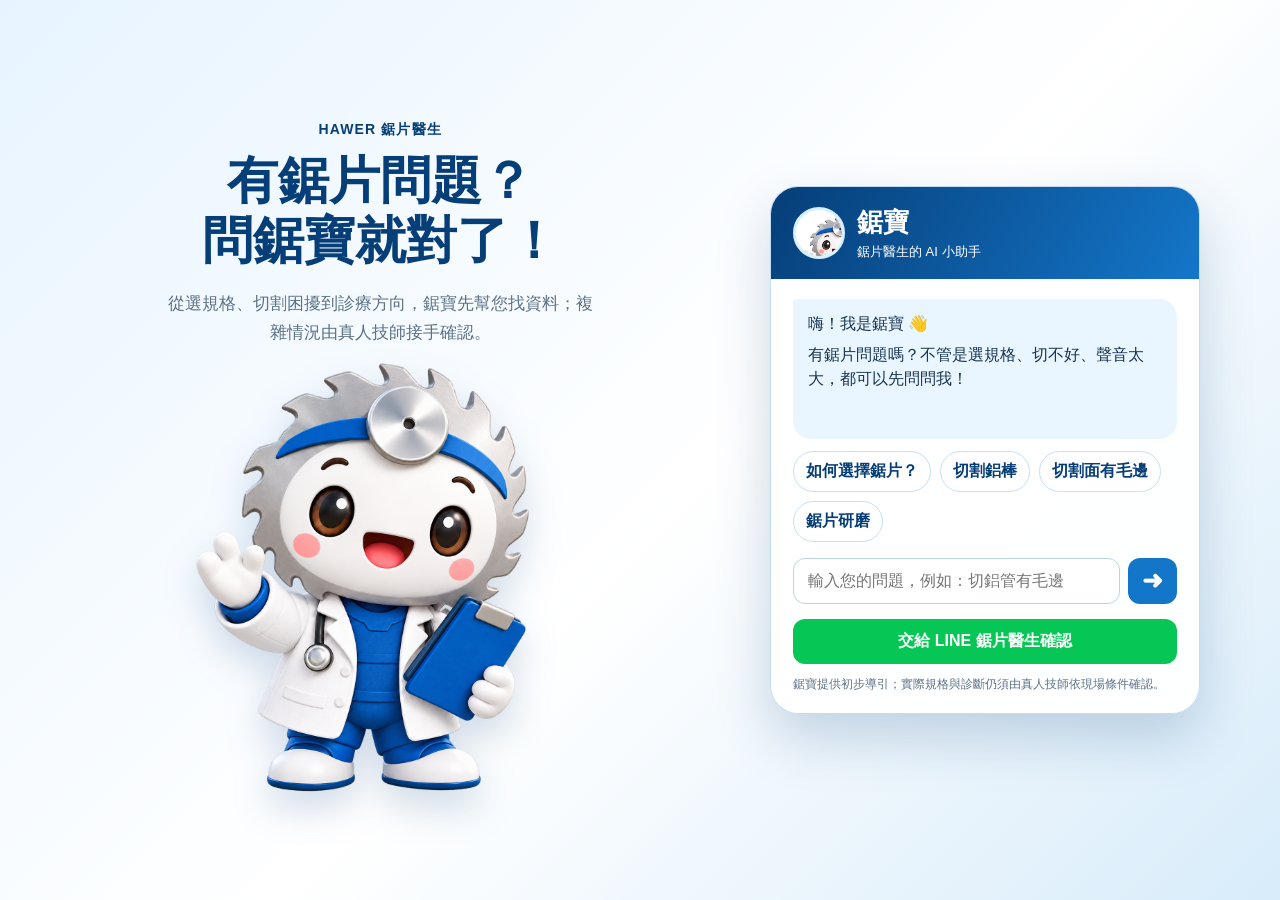
<file: zirbao-ai/index.html>
<!doctype html>
<html lang="zh-Hant">
<head>
  <meta charset="utf-8">
  <meta name="viewport" content="width=device-width, initial-scale=1">
  <meta name="description" content="鋸寶 AI：鋸片醫生的初步導引小助手">
  <title>鋸寶 AI｜鋸片醫生</title>
  <link rel="stylesheet" href="styles.css?v=20260905-zirbao-official">
</head>
<body>
  <main class="zirbao-page">
    <section class="zirbao-hero" aria-label="鋸寶 AI 助手">
      <div class="zirbao-brand">
        <p class="zirbao-eyebrow">HAWER 鋸片醫生</p>
        <h1>有鋸片問題？<br>問鋸寶就對了！</h1>
        <p class="zirbao-intro">從選規格、切割困擾到診療方向，鋸寶先幫您找資料；複雜情況由真人技師接手確認。</p>
        <img class="zirbao-mascot" src="assets/zirbao-mascot-official-cutout.png" alt="鋸寶，鋸片醫生的 AI 小助手">
      </div>

      <section id="zirbao-chat" class="zirbao-chat" aria-labelledby="zirbao-chat-title">
        <header class="zirbao-chat-header">
          <div class="zirbao-avatar" aria-hidden="true">
            <img class="zirbao-avatar-image" src="assets/zirbao-mascot-official-cutout.png" alt="">
          </div>
          <div>
            <h2 id="zirbao-chat-title">鋸寶</h2>
            <p>鋸片醫生的 AI 小助手</p>
          </div>
        </header>

        <div id="zirbao-results" class="zirbao-results" aria-live="polite">
          <div class="zirbao-message">
            <p>嗨！我是鋸寶 👋</p>
            <p>有鋸片問題嗎？不管是選規格、切不好、聲音太大，都可以先問問我！</p>
          </div>
        </div>

        <div class="zirbao-shortcuts" aria-label="常用問題">
          <button type="button" data-zirbao-shortcut="如何選擇鋸片？">如何選擇鋸片？</button>
          <button type="button" data-zirbao-shortcut="切割鋁棒要用什麼鋸片？">切割鋁棒</button>
          <button type="button" data-zirbao-shortcut="切割面有毛邊怎麼辦？">切割面有毛邊</button>
          <button type="button" data-zirbao-shortcut="我的鋸片需要研磨">鋸片研磨</button>
        </div>

        <div class="zirbao-input-row">
          <label class="sr-only" for="zirbao-query">輸入您的問題</label>
          <input id="zirbao-query" type="search" autocomplete="off" placeholder="輸入您的問題，例如：切鋁管有毛邊">
          <button id="zirbao-send" type="button" aria-label="送出問題">➜</button>
        </div>

        <a id="zirbao-line" class="zirbao-line-link" href="https://line.me/ti/p/%40drhawer" target="_blank" rel="noopener">交給 LINE 鋸片醫生確認</a>
        <p class="zirbao-disclaimer">鋸寶提供初步導引；實際規格與診斷仍須由真人技師依現場條件確認。</p>
      </section>
    </section>
  </main>
  <iframe id="zirbao-ai-frame" name="zirbao-ai-frame" title="鋸寶 AI 回覆" hidden></iframe>
  <script src="zirbao-core.js?v=20260906-diagnosis"></script>
  <script src="zirbao-client.js?v=20260906-diagnosis"></script>
  <script src="config.js"></script>
  <script src="app.js?v=20260906-diagnosis"></script>
</body>
</html>
</file>
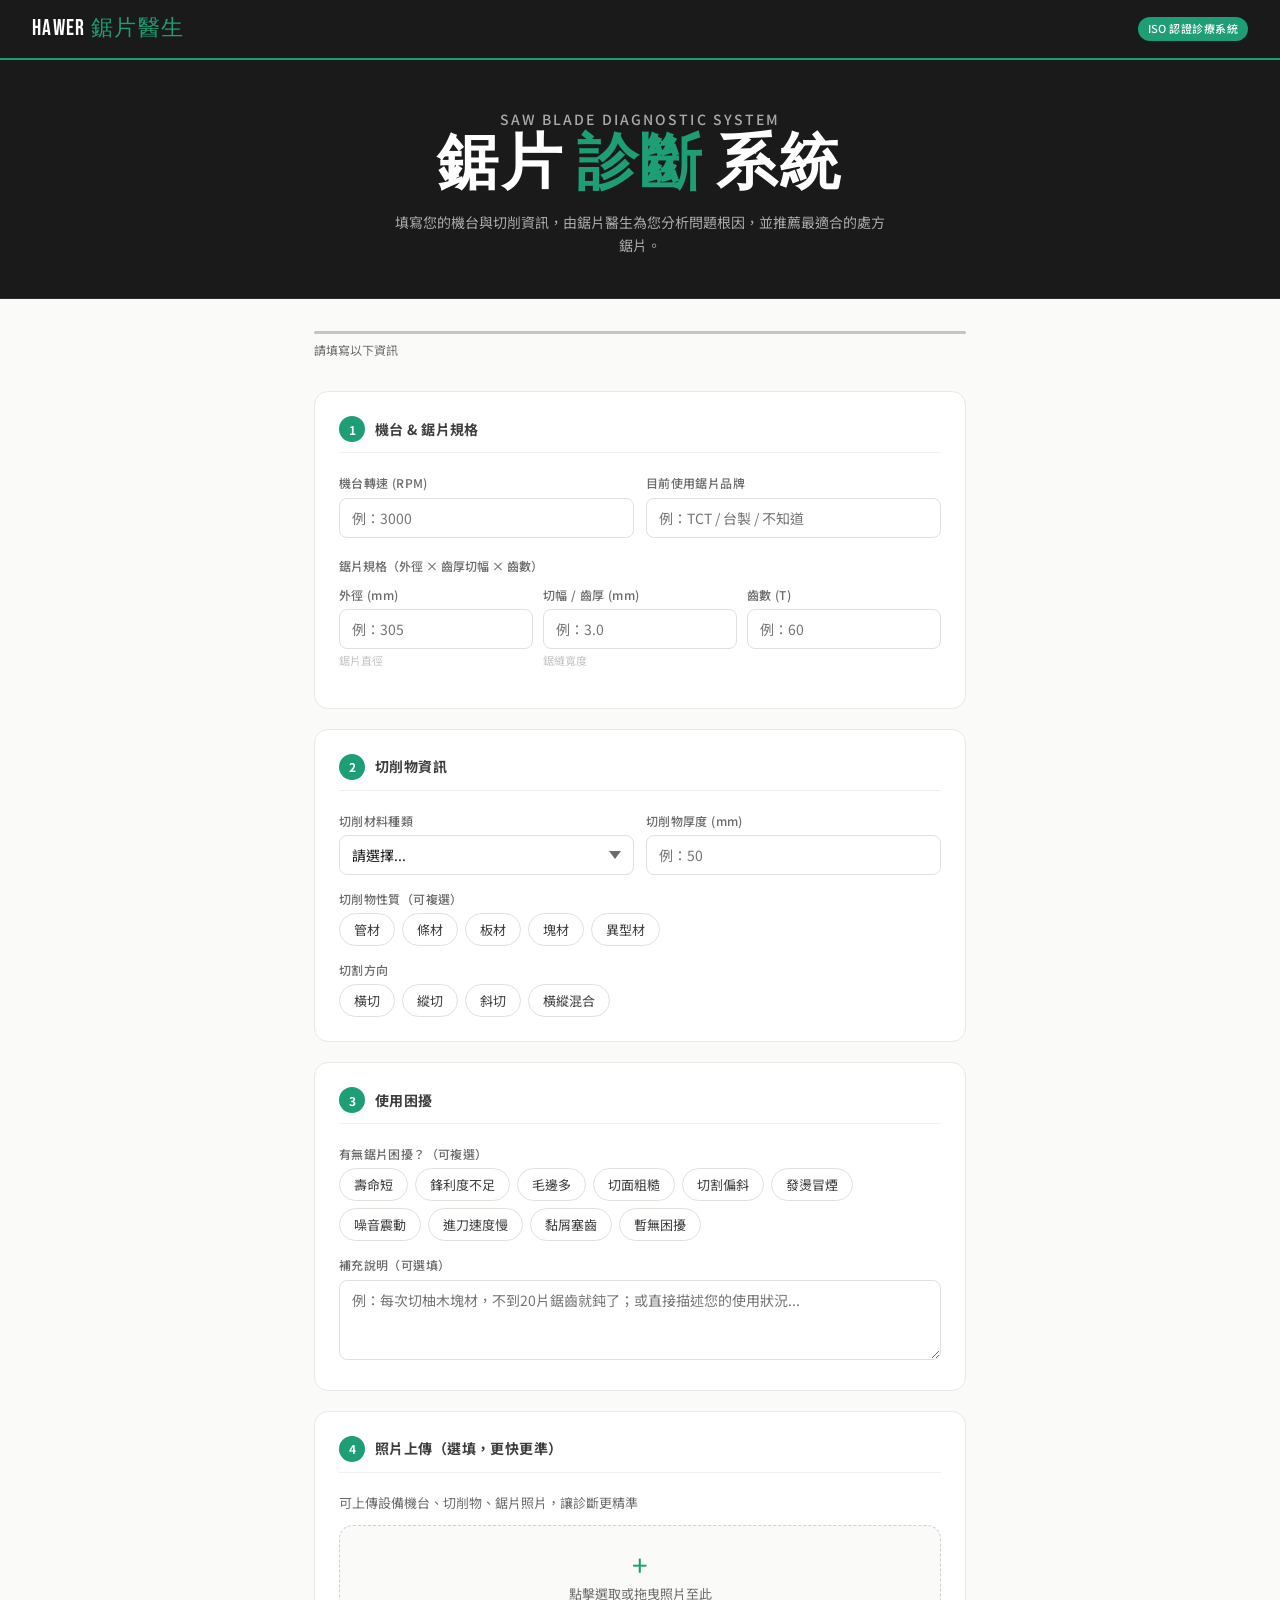
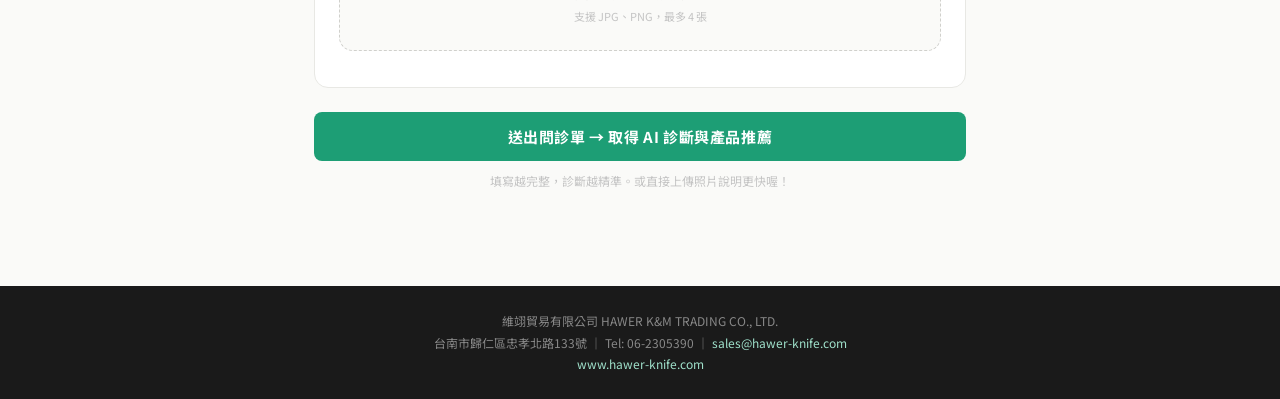
<file: hawer_diagnostic.html>
<!DOCTYPE html>
<html lang="zh-TW">
<head>
<meta charset="UTF-8">
<meta name="viewport" content="width=device-width, initial-scale=1.0">
<title>鋸片醫生診斷系統 | HAWER K&M</title>
<link rel="preconnect" href="https://fonts.googleapis.com">
<link href="https://fonts.googleapis.com/css2?family=Noto+Sans+TC:wght@400;500;700&family=Bebas+Neue&display=swap" rel="stylesheet">
<style>
:root {
  --green: #1D9E75;
  --green-dark: #0F6E56;
  --green-light: #E1F5EE;
  --green-mid: #9FE1CB;
  --amber: #BA7517;
  --amber-light: #FAEEDA;
  --red: #A32D2D;
  --red-light: #FCEBEB;
  --gray-900: #1a1a1a;
  --gray-700: #3d3d3d;
  --gray-500: #6b6b6b;
  --gray-300: #c4c4c4;
  --gray-100: #f5f5f3;
  --gray-50: #fafaf8;
  --white: #ffffff;
  --radius: 8px;
  --radius-lg: 14px;
}
*, *::before, *::after { box-sizing: border-box; margin: 0; padding: 0; }
html { scroll-behavior: smooth; }
body {
  font-family: 'Noto Sans TC', sans-serif;
  background: var(--gray-50);
  color: var(--gray-900);
  min-height: 100vh;
  font-size: 15px;
  line-height: 1.6;
}

/* HEADER */
.header {
  background: var(--gray-900);
  padding: 0 2rem;
  display: flex;
  align-items: center;
  justify-content: space-between;
  height: 60px;
  position: sticky;
  top: 0;
  z-index: 100;
  border-bottom: 2px solid var(--green);
}
.header-logo {
  font-family: 'Bebas Neue', sans-serif;
  font-size: 22px;
  color: var(--white);
  letter-spacing: 0.06em;
  text-decoration: none;
}
.header-logo span { color: var(--green); }
.header-badge {
  font-size: 11px;
  background: var(--green);
  color: var(--white);
  padding: 3px 10px;
  border-radius: 20px;
  letter-spacing: 0.04em;
  font-weight: 500;
}

/* HERO */
.hero {
  background: var(--gray-900);
  color: var(--white);
  padding: 3rem 2rem 2.5rem;
  text-align: center;
  border-bottom: 1px solid #2a2a2a;
}
.hero-eyebrow {
  font-size: 11px;
  letter-spacing: 0.15em;
  color: var(--green-mid);
  font-weight: 500;
  margin-bottom: 10px;
  text-transform: uppercase;
}
.hero h1 {
  font-family: 'Bebas Neue', sans-serif;
  font-size: clamp(2.2rem, 6vw, 3.8rem);
  letter-spacing: 0.04em;
  line-height: 1.1;
  margin-bottom: 12px;
}
.hero h1 span { color: var(--green); }
.hero p {
  font-size: 14px;
  color: #aaaaaa;
  max-width: 500px;
  margin: 0 auto;
  line-height: 1.7;
}

/* MAIN LAYOUT */
.main { max-width: 700px; margin: 0 auto; padding: 2rem 1.5rem 4rem; }

/* PROGRESS */
.progress-wrap { margin-bottom: 2rem; }
.progress-track { height: 3px; background: var(--gray-300); border-radius: 2px; overflow: hidden; }
.progress-fill { height: 100%; background: var(--green); border-radius: 2px; transition: width 0.5s ease; width: 0%; }
.progress-label { font-size: 12px; color: var(--gray-500); margin-top: 6px; }

/* SECTION CARD */
.sec-card {
  background: var(--white);
  border: 1px solid #e8e8e4;
  border-radius: var(--radius-lg);
  padding: 1.5rem;
  margin-bottom: 1.25rem;
}
.sec-head {
  display: flex;
  align-items: center;
  gap: 10px;
  margin-bottom: 1.25rem;
  padding-bottom: 10px;
  border-bottom: 1px solid #f0f0ec;
}
.sec-num {
  width: 26px; height: 26px;
  background: var(--green);
  color: var(--white);
  border-radius: 50%;
  font-size: 12px;
  font-weight: 700;
  display: flex; align-items: center; justify-content: center;
  flex-shrink: 0;
}
.sec-title { font-size: 14px; font-weight: 700; color: var(--gray-700); letter-spacing: 0.03em; }

/* FIELDS */
.field { margin-bottom: 14px; }
.field:last-child { margin-bottom: 0; }
.field label {
  display: block;
  font-size: 12px;
  font-weight: 500;
  color: var(--gray-500);
  margin-bottom: 5px;
  letter-spacing: 0.03em;
}
.field input, .field select, .field textarea {
  width: 100%;
  border: 1px solid #e0e0dc;
  border-radius: var(--radius);
  padding: 9px 12px;
  font-size: 14px;
  font-family: 'Noto Sans TC', sans-serif;
  color: var(--gray-900);
  background: var(--white);
  transition: border-color 0.15s, box-shadow 0.15s;
  outline: none;
  -webkit-appearance: none;
}
.field input:focus, .field select:focus, .field textarea:focus {
  border-color: var(--green);
  box-shadow: 0 0 0 3px rgba(29,158,117,0.12);
}
.field textarea { resize: vertical; min-height: 80px; }
.field select { background-image: url("data:image/svg+xml,%3Csvg xmlns='http://www.w3.org/2000/svg' width='12' height='8' viewBox='0 0 12 8'%3E%3Cpath fill='%236b6b6b' d='M6 8L0 0h12z'/%3E%3C/svg%3E"); background-repeat: no-repeat; background-position: right 12px center; padding-right: 32px; cursor: pointer; }
.hint { font-size: 11px; color: var(--gray-300); margin-top: 3px; }
.row2 { display: grid; grid-template-columns: 1fr 1fr; gap: 12px; }
.row3 { display: grid; grid-template-columns: 1fr 1fr 1fr; gap: 10px; }
@media(max-width: 480px) {
  .row2, .row3 { grid-template-columns: 1fr; }
}

/* TOGGLE BUTTONS */
.tog-group { display: flex; flex-wrap: wrap; gap: 7px; }
.tog {
  padding: 6px 14px;
  border: 1px solid #e0e0dc;
  border-radius: 20px;
  font-size: 13px;
  font-family: 'Noto Sans TC', sans-serif;
  cursor: pointer;
  background: var(--white);
  color: var(--gray-700);
  transition: all 0.15s;
  font-weight: 400;
}
.tog:hover { border-color: var(--green); color: var(--green-dark); background: var(--green-light); }
.tog.on { border-color: var(--green); background: var(--green-light); color: var(--green-dark); font-weight: 500; }

/* UPLOAD */
.upload-zone {
  border: 1.5px dashed #d0d0cc;
  border-radius: var(--radius-lg);
  padding: 1.5rem;
  text-align: center;
  cursor: pointer;
  transition: all 0.15s;
  background: var(--gray-50);
}
.upload-zone:hover { border-color: var(--green); background: var(--green-light); }
.upload-plus { font-size: 28px; color: var(--green); margin-bottom: 6px; line-height: 1; }
.upload-zone p { font-size: 13px; color: var(--gray-500); }
.upload-zone .sub { font-size: 11px; color: var(--gray-300); margin-top: 3px; }
.previews { display: flex; flex-wrap: wrap; gap: 8px; margin-top: 12px; }
.prev-item { position: relative; width: 72px; height: 72px; border-radius: var(--radius); overflow: hidden; border: 1px solid #e0e0dc; }
.prev-item img { width: 100%; height: 100%; object-fit: cover; }
.prev-item .del { position: absolute; top: 3px; right: 3px; width: 18px; height: 18px; border-radius: 50%; background: rgba(0,0,0,0.6); color: #fff; font-size: 10px; cursor: pointer; display: flex; align-items: center; justify-content: center; border: none; line-height: 1; }

/* SUBMIT */
.submit-wrap { margin-top: 1.5rem; }
.submit-btn {
  width: 100%;
  padding: 14px;
  background: var(--green);
  color: var(--white);
  border: none;
  border-radius: var(--radius);
  font-size: 15px;
  font-weight: 700;
  font-family: 'Noto Sans TC', sans-serif;
  cursor: pointer;
  letter-spacing: 0.04em;
  transition: background 0.15s, transform 0.1s;
}
.submit-btn:hover { background: var(--green-dark); }
.submit-btn:active { transform: scale(0.99); }
.submit-note { font-size: 12px; color: var(--gray-300); text-align: center; margin-top: 10px; }

/* RESULT */
.result-wrap { display: none; }
.result-wrap.show { display: block; }
.loading-card {
  background: var(--white);
  border: 1px solid #e8e8e4;
  border-radius: var(--radius-lg);
  padding: 2.5rem;
  text-align: center;
}
.loading-spinner {
  width: 36px; height: 36px;
  border: 3px solid var(--green-light);
  border-top-color: var(--green);
  border-radius: 50%;
  animation: spin 0.8s linear infinite;
  margin: 0 auto 1rem;
}
@keyframes spin { to { transform: rotate(360deg); } }
.loading-text { font-size: 14px; color: var(--gray-500); }

/* RESULT CARDS */
.diag-card {
  background: var(--white);
  border: 1px solid #e8e8e4;
  border-radius: var(--radius-lg);
  padding: 1.5rem;
  margin-bottom: 14px;
  animation: fadeUp 0.4s ease both;
}
.diag-card.delay1 { animation-delay: 0.1s; }
.diag-card.delay2 { animation-delay: 0.2s; }
.diag-card.delay3 { animation-delay: 0.3s; }
@keyframes fadeUp { from { opacity: 0; transform: translateY(12px); } to { opacity: 1; transform: none; } }

.sev-badge {
  display: inline-block;
  padding: 4px 12px;
  border-radius: 20px;
  font-size: 12px;
  font-weight: 700;
  letter-spacing: 0.03em;
  margin-bottom: 10px;
}
.sev-ok { background: var(--green-light); color: var(--green-dark); }
.sev-warn { background: var(--amber-light); color: var(--amber); }
.sev-danger { background: var(--red-light); color: var(--red); }
.result-title { font-size: 17px; font-weight: 700; margin-bottom: 10px; line-height: 1.4; }
.chips { display: flex; flex-wrap: wrap; gap: 6px; margin-bottom: 12px; }
.chip { font-size: 11px; padding: 3px 9px; border-radius: 20px; background: var(--gray-100); color: var(--gray-500); }
.diag-body { font-size: 13px; color: var(--gray-700); line-height: 1.8; }
.diag-body p { margin-bottom: 8px; }
.diag-body p:last-child { margin-bottom: 0; }

.prod-card {
  background: var(--white);
  border: 1.5px solid var(--green);
  border-radius: var(--radius-lg);
  padding: 1.5rem;
  margin-bottom: 14px;
  animation: fadeUp 0.4s ease 0.2s both;
}
.prod-eyebrow { font-size: 11px; color: var(--green); font-weight: 700; letter-spacing: 0.08em; text-transform: uppercase; margin-bottom: 6px; }
.prod-name { font-size: 16px; font-weight: 700; margin-bottom: 6px; }
.prod-desc { font-size: 13px; color: var(--gray-500); line-height: 1.7; margin-bottom: 14px; }
.btn-row { display: flex; gap: 10px; flex-wrap: wrap; }
.btn-primary {
  display: inline-block;
  padding: 9px 20px;
  background: var(--green);
  color: var(--white);
  border-radius: var(--radius);
  font-size: 13px;
  font-weight: 700;
  text-decoration: none;
  font-family: 'Noto Sans TC', sans-serif;
  transition: background 0.15s;
  border: none;
  cursor: pointer;
}
.btn-primary:hover { background: var(--green-dark); }
.btn-outline {
  display: inline-block;
  padding: 9px 20px;
  background: transparent;
  color: var(--green-dark);
  border: 1px solid var(--green);
  border-radius: var(--radius);
  font-size: 13px;
  font-weight: 500;
  text-decoration: none;
  font-family: 'Noto Sans TC', sans-serif;
  transition: all 0.15s;
  cursor: pointer;
}
.btn-outline:hover { background: var(--green-light); }

.line-card {
  background: #f0fbf6;
  border: 1px solid var(--green-mid);
  border-radius: var(--radius-lg);
  padding: 1.25rem 1.5rem;
  display: flex;
  align-items: center;
  gap: 14px;
  margin-bottom: 14px;
  animation: fadeUp 0.4s ease 0.3s both;
  flex-wrap: wrap;
}
.line-icon-circle {
  width: 46px; height: 46px;
  border-radius: 50%;
  background: #06C755;
  display: flex; align-items: center; justify-content: center;
  flex-shrink: 0;
}
.line-icon-circle svg { width: 26px; height: 26px; fill: #fff; }
.line-info { flex: 1; min-width: 160px; }
.line-title { font-size: 14px; font-weight: 700; color: var(--green-dark); margin-bottom: 2px; }
.line-sub { font-size: 12px; color: #3a7a5e; }
.btn-line {
  display: inline-block;
  padding: 9px 18px;
  background: #06C755;
  color: var(--white);
  border-radius: var(--radius);
  font-size: 13px;
  font-weight: 700;
  text-decoration: none;
  font-family: 'Noto Sans TC', sans-serif;
  transition: background 0.15s;
  white-space: nowrap;
  flex-shrink: 0;
}
.btn-line:hover { background: #05a849; }

.footer-links {
  display: flex;
  gap: 16px;
  flex-wrap: wrap;
  padding: 1rem 0;
  border-top: 1px solid #f0f0ec;
  margin-top: 8px;
  animation: fadeUp 0.4s ease 0.4s both;
}
.footer-links a { font-size: 13px; color: var(--green); text-decoration: none; }
.footer-links a:hover { color: var(--green-dark); text-decoration: underline; }
.footer-links span { color: var(--gray-300); }
.reset-btn {
  background: transparent;
  border: 1px solid #e0e0dc;
  border-radius: var(--radius);
  padding: 8px 18px;
  font-size: 13px;
  font-family: 'Noto Sans TC', sans-serif;
  color: var(--gray-500);
  cursor: pointer;
  margin-top: 1rem;
  display: block;
  transition: all 0.15s;
}
.reset-btn:hover { border-color: var(--gray-500); color: var(--gray-700); }

/* FOOTER */
.page-footer {
  background: var(--gray-900);
  color: #888;
  font-size: 12px;
  text-align: center;
  padding: 1.5rem;
  margin-top: 2rem;
  line-height: 1.8;
}
.page-footer a { color: var(--green-mid); text-decoration: none; }
</style>
</head>
<body>

<header class="header">
  <a href="https://www.hawer-knife.com" class="header-logo">HAWER <span>鋸片醫生</span></a>
  <span class="header-badge">ISO 認證診療系統</span>
</header>

<div class="hero">
  <p class="hero-eyebrow">Saw Blade Diagnostic System</p>
  <h1>鋸片 <span>診斷</span> 系統</h1>
  <p>填寫您的機台與切削資訊，由鋸片醫生為您分析問題根因，並推薦最適合的處方鋸片。</p>
</div>

<main class="main">

  <div class="progress-wrap">
    <div class="progress-track"><div class="progress-fill" id="prog"></div></div>
    <div class="progress-label" id="prog-label">請填寫以下資訊</div>
  </div>

  <div id="form-wrap">

    <!-- 1. 機台與鋸片 -->
    <div class="sec-card">
      <div class="sec-head">
        <div class="sec-num">1</div>
        <div class="sec-title">機台 &amp; 鋸片規格</div>
      </div>
      <div class="row2">
        <div class="field">
          <label>機台轉速 (RPM)</label>
          <input type="number" id="rpm" placeholder="例：3000" min="100" max="20000">
        </div>
        <div class="field">
          <label>目前使用鋸片品牌</label>
          <input type="text" id="brand" placeholder="例：TCT / 台製 / 不知道">
        </div>
      </div>
      <div style="margin-top:4px;margin-bottom:10px;font-size:12px;font-weight:500;color:var(--gray-500);">鋸片規格（外徑 × 齒厚切幅 × 齒數）</div>
      <div class="row3">
        <div class="field">
          <label>外徑 (mm)</label>
          <input type="number" id="dia" placeholder="例：305">
          <p class="hint">鋸片直徑</p>
        </div>
        <div class="field">
          <label>切幅 / 齒厚 (mm)</label>
          <input type="number" id="kerf" placeholder="例：3.0" step="0.1">
          <p class="hint">鋸縫寬度</p>
        </div>
        <div class="field">
          <label>齒數 (T)</label>
          <input type="number" id="teeth" placeholder="例：60">
        </div>
      </div>
    </div>

    <!-- 2. 切削物 -->
    <div class="sec-card">
      <div class="sec-head">
        <div class="sec-num">2</div>
        <div class="sec-title">切削物資訊</div>
      </div>
      <div class="row2">
        <div class="field">
          <label>切削材料種類</label>
          <select id="material">
            <option value="">請選擇...</option>
            <option value="hardwood">實木（硬木：柚木、橡木）</option>
            <option value="softwood">實木（軟木：松木、杉木）</option>
            <option value="board">木工板 / 夾板 / MDF</option>
            <option value="plastic">塑膠 / 壓克力</option>
            <option value="aluminum">鋁合金 / 鋁擠型</option>
            <option value="aluminum_billet">鋁胚 / 鋁鑄棒 / 鋁錠</option>
            <option value="steel">鋼材 / 型鋼</option>
            <option value="stainless">不鏽鋼</option>
            <option value="gypsum">石膏磚 / 隔間板</option>
          </select>
        </div>
        <div class="field">
          <label>切削物厚度 (mm)</label>
          <input type="number" id="thickness" placeholder="例：50">
        </div>
      </div>
      <div class="field">
        <label>切削物性質（可複選）</label>
        <div class="tog-group" id="shape-grp">
          <button class="tog" data-v="管材">管材</button>
          <button class="tog" data-v="條材">條材</button>
          <button class="tog" data-v="板材">板材</button>
          <button class="tog" data-v="塊材">塊材</button>
          <button class="tog" data-v="異型材">異型材</button>
        </div>
      </div>
      <div class="field" style="margin-top:12px;">
        <label>切割方向</label>
        <div class="tog-group" id="cut-grp">
          <button class="tog" data-v="橫切">橫切</button>
          <button class="tog" data-v="縱切">縱切</button>
          <button class="tog" data-v="斜切">斜切</button>
          <button class="tog" data-v="橫縱混合">橫縱混合</button>
        </div>
      </div>
    </div>

    <!-- 3. 困擾 -->
    <div class="sec-card">
      <div class="sec-head">
        <div class="sec-num">3</div>
        <div class="sec-title">使用困擾</div>
      </div>
      <div class="field">
        <label>有無鋸片困擾？（可複選）</label>
        <div class="tog-group" id="issue-grp">
          <button class="tog" data-v="壽命短">壽命短</button>
          <button class="tog" data-v="鋒利度不足">鋒利度不足</button>
          <button class="tog" data-v="毛邊多">毛邊多</button>
          <button class="tog" data-v="切面粗糙">切面粗糙</button>
          <button class="tog" data-v="切割偏斜">切割偏斜</button>
          <button class="tog" data-v="發燙冒煙">發燙冒煙</button>
          <button class="tog" data-v="噪音震動">噪音震動</button>
          <button class="tog" data-v="進刀速度慢">進刀速度慢</button>
          <button class="tog" data-v="黏屑塞齒">黏屑塞齒</button>
          <button class="tog" data-v="暫無困擾">暫無困擾</button>
        </div>
      </div>
      <div class="field" style="margin-top:12px;">
        <label>補充說明（可選填）</label>
        <textarea id="note" placeholder="例：每次切柚木塊材，不到20片鋸齒就鈍了；或直接描述您的使用狀況..."></textarea>
      </div>
    </div>

    <!-- 4. 照片 -->
    <div class="sec-card">
      <div class="sec-head">
        <div class="sec-num">4</div>
        <div class="sec-title">照片上傳（選填，更快更準）</div>
      </div>
      <p style="font-size:13px;color:var(--gray-500);margin-bottom:12px;">可上傳設備機台、切削物、鋸片照片，讓診斷更精準</p>
      <div class="upload-zone" id="drop-zone" onclick="document.getElementById('file-inp').click()">
        <div class="upload-plus">+</div>
        <p>點擊選取或拖曳照片至此</p>
        <p class="sub">支援 JPG、PNG，最多 4 張</p>
      </div>
      <input type="file" id="file-inp" accept="image/*" multiple style="display:none">
      <div class="previews" id="previews"></div>
    </div>

    <div class="submit-wrap">
      <button class="submit-btn" onclick="doSubmit()">送出問診單 → 取得 AI 診斷與產品推薦</button>
      <p class="submit-note">填寫越完整，診斷越精準。或直接上傳照片說明更快喔！</p>
    </div>

  </div><!-- end form-wrap -->

  <div class="result-wrap" id="result-wrap">
    <div id="result-inner"></div>
    <button class="reset-btn" onclick="resetForm()">← 重新填寫問診單</button>
  </div>

</main>

<footer class="page-footer">
  維翊貿易有限公司 HAWER K&amp;M TRADING CO., LTD.<br>
  台南市歸仁區忠孝北路133號 ｜ Tel: 06-2305390 ｜
  <a href="mailto:sales@hawer-knife.com">sales@hawer-knife.com</a><br>
  <a href="https://www.hawer-knife.com" target="_blank">www.hawer-knife.com</a>
</footer>

<script>
// Toggle groups
['shape-grp','issue-grp'].forEach(id=>{
  document.getElementById(id).querySelectorAll('.tog').forEach(b=>{
    b.addEventListener('click',()=>b.classList.toggle('on'));
  });
});
document.getElementById('cut-grp').querySelectorAll('.tog').forEach(b=>{
  b.addEventListener('click',()=>{
    document.getElementById('cut-grp').querySelectorAll('.tog').forEach(x=>x.classList.remove('on'));
    b.classList.add('on');
  });
});

// Progress
function updateProgress(){
  const fields=['rpm','dia','material'];
  let filled=0;
  fields.forEach(id=>{const v=document.getElementById(id).value;if(v)filled++;});
  const issues=document.querySelectorAll('#issue-grp .tog.on').length;
  if(issues>0) filled++;
  const pct=Math.round((filled/4)*100);
  document.getElementById('prog').style.width=pct+'%';
  document.getElementById('prog-label').textContent=pct===0?'請填寫以下資訊':pct===100?'資訊齊全，可以送出診斷！':`已完成 ${pct}%，繼續填寫更精準`;
}
['rpm','dia','material'].forEach(id=>document.getElementById(id).addEventListener('input',updateProgress));
document.getElementById('issue-grp').addEventListener('click',updateProgress);

// Image upload
let imgFiles=[];
const fileInp=document.getElementById('file-inp');
const prevEl=document.getElementById('previews');
const dropZ=document.getElementById('drop-zone');
dropZ.addEventListener('dragover',e=>{e.preventDefault();dropZ.style.borderColor='var(--green)';dropZ.style.background='var(--green-light)';});
dropZ.addEventListener('dragleave',()=>{dropZ.style.borderColor='';dropZ.style.background='';});
dropZ.addEventListener('drop',e=>{e.preventDefault();dropZ.style.borderColor='';dropZ.style.background='';addFiles(e.dataTransfer.files);});
fileInp.addEventListener('change',()=>addFiles(fileInp.files));
function addFiles(files){
  Array.from(files).forEach(f=>{
    if(imgFiles.length>=4||!f.type.startsWith('image/')) return;
    imgFiles.push(f);
    const r=new FileReader();
    r.onload=e=>{
      const i=imgFiles.length-1;
      const d=document.createElement('div'); d.className='prev-item';
      d.innerHTML=`<img src="${e.target.result}" alt="上傳照片"><button class="del" onclick="removeImg(${i})" title="移除">×</button>`;
      prevEl.appendChild(d);
    };
    r.readAsDataURL(f);
  });
}
function removeImg(i){imgFiles.splice(i,1);reRenderPrev();}
function reRenderPrev(){
  prevEl.innerHTML='';
  imgFiles.forEach((f,i)=>{
    const r=new FileReader();
    r.onload=e=>{
      const d=document.createElement('div'); d.className='prev-item';
      d.innerHTML=`<img src="${e.target.result}" alt="上傳照片"><button class="del" onclick="removeImg(${i})" title="移除">×</button>`;
      prevEl.appendChild(d);
    };
    r.readAsDataURL(f);
  });
}

function getSel(id){return Array.from(document.getElementById(id).querySelectorAll('.tog.on')).map(b=>b.dataset.v);}

// Product map
const PRODUCTS={
  hardwood:{name:'HAWER φ305~455 木工 / 塑料處方鋸片',desc:'精密齒型排列，ATB / Hi-ATB 交錯斜齒，針對硬木橫切毛邊優化。淨亮鍍層不黏屑，鎢鋼齒硬度 HRA 90+ 壽命顯著優於一般市售品。',url:'https://www.hawer-knife.com/ProductDetails.asp?produid=1#C',tag:'推薦 — 木工 / 塑料處方系列'},
  softwood:{name:'HAWER φ305~455 木工 / 塑料處方鋸片',desc:'適用軟木縱橫切，精密齒型設計切面光滑，可搭配 HAWER 鋸片診療系統進一步客製規格。',url:'https://www.hawer-knife.com/ProductDetails.asp?produid=1#C',tag:'推薦 — 木工 / 塑料處方系列'},
  board:{name:'HAWER φ305~455 木工 / 塑料處方鋸片',desc:'適用夾板、MDF、木工板，高齒數設計減少層板崩裂，淨亮鍍層防止 MDF 粉塵黏附齒溝。',url:'https://www.hawer-knife.com/ProductDetails.asp?produid=1#C',tag:'推薦 — 木工 / 塑料處方系列'},
  plastic:{name:'HAWER φ305~455 木工 / 塑料處方鋸片',desc:'適用壓克力、PVC、塑料板材，特殊齒角設計防止崩邊與熔邊，切面平整光滑無需二次加工。',url:'https://www.hawer-knife.com/ProductDetails.asp?produid=1#C',tag:'推薦 — 木工 / 塑料處方系列'},
  aluminum:{name:'HAWER φ255~710 鋁合金用鋸片',desc:'高端熱處理、鋼性升級，避震膠填充實現低分貝切割。適用鋁擠型、鋁管、鋁板、鋁棒，外徑 255~710mm 多規格可選，售後研磨服務完備。',url:'https://www.hawer-knife.com/ProductDetails.asp?produid=19#C',tag:'推薦 — 鋁合金系列'},
  aluminum_billet:{name:'HAWER φ650~1870 鋁胚 / 鋁鑄棒大外徑圓鋸片',desc:'量身訂製搭配機台調性，適用鋁胚、鋁鑄棒、鋁錠、紙軸等大料切割。外徑 650~1870mm，買鋸片送顧問服務，完備售後研磨。',url:'https://www.hawer-knife.com/ProductDetails.asp?produid=223#C',tag:'推薦 — 大外徑鋁用系列'},
  steel:{name:'HAWER φ2100~2200 型鋼冷切 / 熱切鋸片',desc:'大外徑冶金鋼鐵用，冷切與熱切雙系列，新品供應、售後研磨服務完備，適用型鋼工程切割作業。',url:'https://www.hawer-knife.com/ProductDetails.asp?produid=192#C',tag:'推薦 — 型鋼 / 鋼鐵系列'},
  stainless:{name:'日本 14" 鐵 / 不鏽鋼兼用鋸片（低速機）',desc:'日本製造，鐵材與不鏽鋼兼用，適合低速機台，切斷面平整，壽命穩定，適合不鏽鋼管材與型材。',url:'https://www.hawer-knife.com/ProductDetails.asp?produid=168#C',tag:'推薦 — 鐵工 / 不鏽鋼系列'},
  gypsum:{name:'φ500-20吋 石膏磚隔間工程專用鋸片',desc:'全台唯一石膏磚隔間工程專用圓鋸片，切割平整不崩邊，適合室內輕隔間工程現場使用。',url:'https://www.hawer-knife.com/ProductDetails.asp?produid=232#C',tag:'推薦 — 石膏磚專用系列'}
};

function getSeverity(mat,issues){
  if(issues.includes('發燙冒煙')) return 'danger';
  if(issues.includes('壽命短')||issues.includes('鋒利度不足')||issues.includes('毛邊多')||issues.includes('切割偏斜')||issues.includes('切面粗糙')) return 'warn';
  return 'ok';
}

function buildDiag(data){
  const lines=[];
  const{rpm,dia,mat,issues,cuts,note}=data;
  if(rpm&&dia){
    const spd=Math.round(Math.PI*parseInt(dia)*parseInt(rpm)/60000);
    lines.push(`線速度約 <strong>${spd} m/s</strong>${spd>65?'，偏高，請確認鋸片標示最高 RPM 規格，超速使用有安全風險':spd<18?'，偏低，可能影響切削效率與切面品質，建議提高進給速度':'，處於正常切削範圍'}。`);
  }
  if(issues.includes('發燙冒煙')){
    lines.push('<strong>發燙冒煙為高危警訊</strong>，請立即停機！確認轉速未超過鋸片標示 Max RPM，金屬切削請補充冷卻液，木工請檢查是否有樹脂積垢堵塞齒溝。');
  }
  if(issues.includes('壽命短')||issues.includes('鋒利度不足')){
    if(mat==='hardwood'||mat==='aluminum_billet'){
      lines.push('壽命短主因是硬質材料對鎢鋼耗損大，低硬度齒片幾十刀即鈍化。HAWER 處方鋸片採用 HRA 90+ 高硬度鎢鋼齒，搭配精密研磨，壽命顯著提升。');
    } else {
      lines.push('壽命偏短通常與齒片材質、齒型不匹配或使用條件有關，建議對症換用專用鋸片並定期安排研磨保養。');
    }
  }
  if(issues.includes('毛邊多')||issues.includes('切面粗糙')){
    if(cuts.includes('橫切')&&(mat==='hardwood'||mat==='board')){
      lines.push('橫切硬木 / 夾板毛邊多，建議使用 <strong>ATB 或 Hi-ATB 交錯斜齒齒型</strong>，齒數維持 60T 以上，並在工件底面墊廢料板輔助支撐出料側。');
    } else if(mat==='aluminum'){
      lines.push('鋁材切面粗糙多來自齒型不對或冷卻液不足。鋁用鋸片需採<strong>大正前角大齒距</strong>設計，並補充切削油以防黏屑。');
    } else {
      lines.push('切面不良請確認齒型是否符合材料特性，並檢查鋸片安裝偏擺狀況。');
    }
  }
  if(issues.includes('黏屑塞齒')){
    lines.push('黏屑塞齒多見於鋁材切割，應選用<strong>淨亮抗黏鍍層鋸片</strong>，並搭配切削油；若木材黏屑，可用松香水清洗齒溝後繼續使用。');
  }
  if(issues.includes('噪音震動')){
    lines.push('異常震動請先停機，目視確認鋸片側面是否有彎曲，並檢查法蘭盤螺栓鎖固狀態與安裝偏擺量。若鋸片已彎曲應送修或更換。');
  }
  if(issues.includes('切割偏斜')){
    lines.push('切割跑偏請先校準導尺，並確認鋸片有無側向彎曲；若安裝無誤仍偏斜，代表鋸片本體已變形，需更換。');
  }
  if(issues.includes('進刀速度慢')){
    lines.push('進刀阻力大代表鋸齒已鈍化，繼續強行切割會讓馬達過載並加速磨損，建議立即安排研磨或更換。');
  }
  if(lines.length===0){
    lines.push('根據您的資訊，目前使用狀況基本正常。建議定期觀察鋸齒磨耗狀況，出現進刀阻力增加或切面品質下降時即安排重磨。');
  }
  if(note) lines.push(`您的補充說明：${note}`);
  return lines;
}

function doSubmit(){
  const mat=document.getElementById('material').value;
  const rpm=document.getElementById('rpm').value;
  const dia=document.getElementById('dia').value;
  if(!mat&&!rpm&&!dia){alert('請至少填寫切削材料、轉速或鋸片外徑其中一項');return;}

  const data={
    rpm,dia,
    kerf:document.getElementById('kerf').value,
    teeth:document.getElementById('teeth').value,
    brand:document.getElementById('brand').value,
    mat,
    thick:document.getElementById('thickness').value,
    shapes:getSel('shape-grp'),
    cuts:getSel('cut-grp'),
    issues:getSel('issue-grp'),
    note:document.getElementById('note').value
  };

  document.getElementById('form-wrap').style.display='none';
  const rw=document.getElementById('result-wrap');
  rw.classList.add('show');
  document.getElementById('result-inner').innerHTML=`
    <div class="loading-card">
      <div class="loading-spinner"></div>
      <div class="loading-text">鋸片醫生診斷中，請稍候...</div>
    </div>`;
  window.scrollTo({top:0,behavior:'smooth'});

  setTimeout(()=>{
    const issues=data.issues;
    const sev=getSeverity(data.mat,issues);
    const lines=buildDiag(data);
    const prod=PRODUCTS[data.mat]||null;
    const sevLabel=sev==='ok'?'✓ 狀況正常':sev==='warn'?'⚠ 建議改善':'✕ 高風險，停機檢查';
    const sevCls='sev-'+sev;
    const diagTitle=sev==='ok'?'使用狀況良好，維持定期保養':sev==='warn'?'發現潛在問題，建議近期處理':'發現高風險問題，請立即停機';

    const allVals=[
      rpm&&`${rpm} RPM`,
      dia&&`φ${dia}mm`,
      data.kerf&&`切幅 ${data.kerf}mm`,
      data.teeth&&`${data.teeth}T`,
      data.brand&&data.brand!==''&&data.brand,
      mat&&document.getElementById('material').options[document.getElementById('material').selectedIndex].text,
      data.thick&&`${data.thick}mm`,
      ...data.shapes,...data.cuts,...issues
    ].filter(Boolean);
    const chips=allVals.map(v=>`<span class="chip">${v}</span>`).join('');
    const diagLines=lines.map(l=>`<p>${l}</p>`).join('');
    const needLine=sev==='danger'||mat==='aluminum_billet'||mat==='steel'||!prod;

    let html=`
      <div class="diag-card">
        <span class="sev-badge ${sevCls}">${sevLabel}</span>
        <div class="result-title">${diagTitle}</div>
        <div class="chips">${chips}</div>
        <div class="diag-body">${diagLines}</div>
      </div>
    `;

    if(prod){
      html+=`
        <div class="prod-card delay1">
          <p class="prod-eyebrow">${prod.tag}</p>
          <p class="prod-name">${prod.name}</p>
          <p class="prod-desc">${prod.desc}</p>
          <div class="btn-row">
            <a href="${prod.url}" class="btn-primary" target="_blank">查看產品詳情 →</a>
            <a href="https://www.hawer-knife.com/Inquiry_Cart.asp" class="btn-outline" target="_blank">線上詢價</a>
          </div>
        </div>
      `;
    }

    if(needLine||sev!=='ok'){
      html+=`
        <div class="line-card delay2">
          <div class="line-icon-circle">
            <svg viewBox="0 0 24 24" xmlns="http://www.w3.org/2000/svg"><path d="M19.365 9.863c.349 0 .63.285.63.631 0 .345-.281.63-.63.63H17.61v1.125h1.755c.349 0 .63.283.63.63 0 .344-.281.629-.63.629h-2.386c-.345 0-.627-.285-.627-.629V8.108c0-.345.282-.63.63-.63h2.386c.346 0 .627.285.627.63 0 .349-.281.63-.63.63H17.61v1.125h1.755zm-3.855 3.016c0 .27-.174.51-.432.596-.064.021-.133.031-.199.031-.211 0-.391-.09-.51-.25l-2.443-3.317v2.94c0 .344-.279.629-.631.629-.346 0-.626-.285-.626-.629V8.108c0-.27.173-.51.43-.595.06-.023.136-.033.194-.033.195 0 .375.104.495.254l2.462 3.33V8.108c0-.345.282-.63.63-.63.345 0 .63.285.63.63v4.771zm-5.741 0c0 .344-.282.629-.631.629-.345 0-.627-.285-.627-.629V8.108c0-.345.282-.63.627-.63.349 0 .631.285.631.63v4.771zm-2.466.629H4.917c-.345 0-.63-.285-.63-.629V8.108c0-.345.285-.63.63-.63.348 0 .63.285.63.63v4.141h1.756c.348 0 .629.283.629.63 0 .344-.282.629-.629.629M24 10.314C24 4.943 18.615.572 12 .572S0 4.943 0 10.314c0 4.811 4.27 8.842 10.035 9.608.391.082.923.258 1.058.59.12.301.079.766.038 1.08l-.164 1.02c-.045.301-.24 1.186 1.049.645 1.291-.539 6.916-4.078 9.436-6.975C23.176 14.393 24 12.458 24 10.314"/></svg>
          </div>
          <div class="line-info">
            <p class="line-title">需要更精準的客製處方？</p>
            <p class="line-sub">加入鋸片醫生官方 LINE，由專家直接為您診療</p>
          </div>
          <a href="https://line.me/ti/p/%40drhawer" class="btn-line" target="_blank">加入 LINE 諮詢</a>
        </div>
      `;
    }

    html+=`
      <div class="footer-links delay3">
        <a href="https://www.hawer-knife.com/Product.asp" target="_blank">瀏覽全部產品</a>
        <span>|</span>
        <a href="https://www.hawer-knife.com/Inquiry_Cart.asp" target="_blank">線上詢價</a>
        <span>|</span>
        <a href="https://www.hawer-knife.com/Product_sCats.asp?productscatid=541163996242" target="_blank">鋸片醫學誌</a>
        <span>|</span>
        <a href="https://www.hawer-knife.com/ProductDetails.asp?produid=199#C" target="_blank">ISO 鋸片診療系統</a>
      </div>
    `;

    document.getElementById('result-inner').innerHTML=html;
  },1200);
}

function resetForm(){
  document.getElementById('form-wrap').style.display='block';
  document.getElementById('result-wrap').classList.remove('show');
  document.getElementById('result-inner').innerHTML='';
  imgFiles=[];prevEl.innerHTML='';
  document.querySelectorAll('.tog.on').forEach(b=>b.classList.remove('on'));
  ['rpm','dia','kerf','teeth','brand','thickness','note'].forEach(id=>{
    const el=document.getElementById(id); if(el) el.value='';
  });
  document.getElementById('material').value='';
  document.getElementById('prog').style.width='0%';
  document.getElementById('prog-label').textContent='請填寫以下資訊';
  window.scrollTo({top:0,behavior:'smooth'});
}
</script>
</body>
</html>
</file>
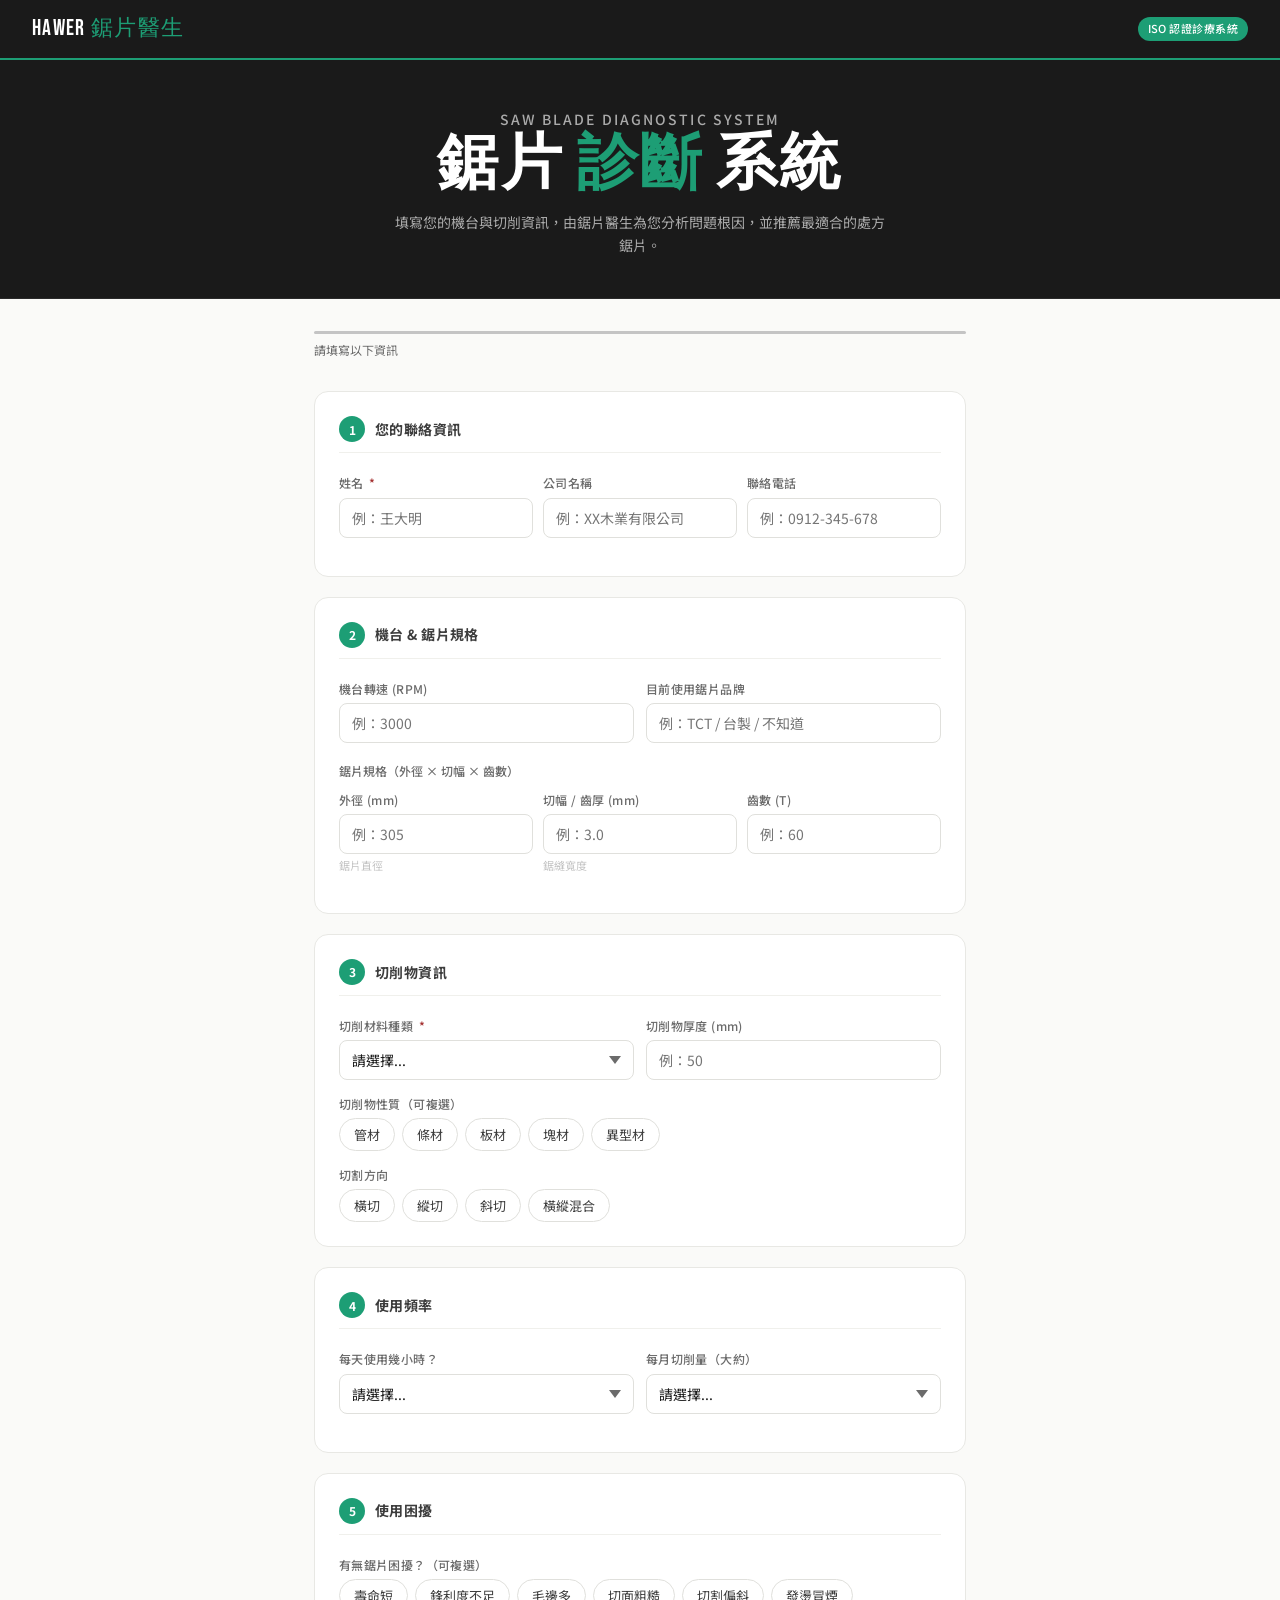
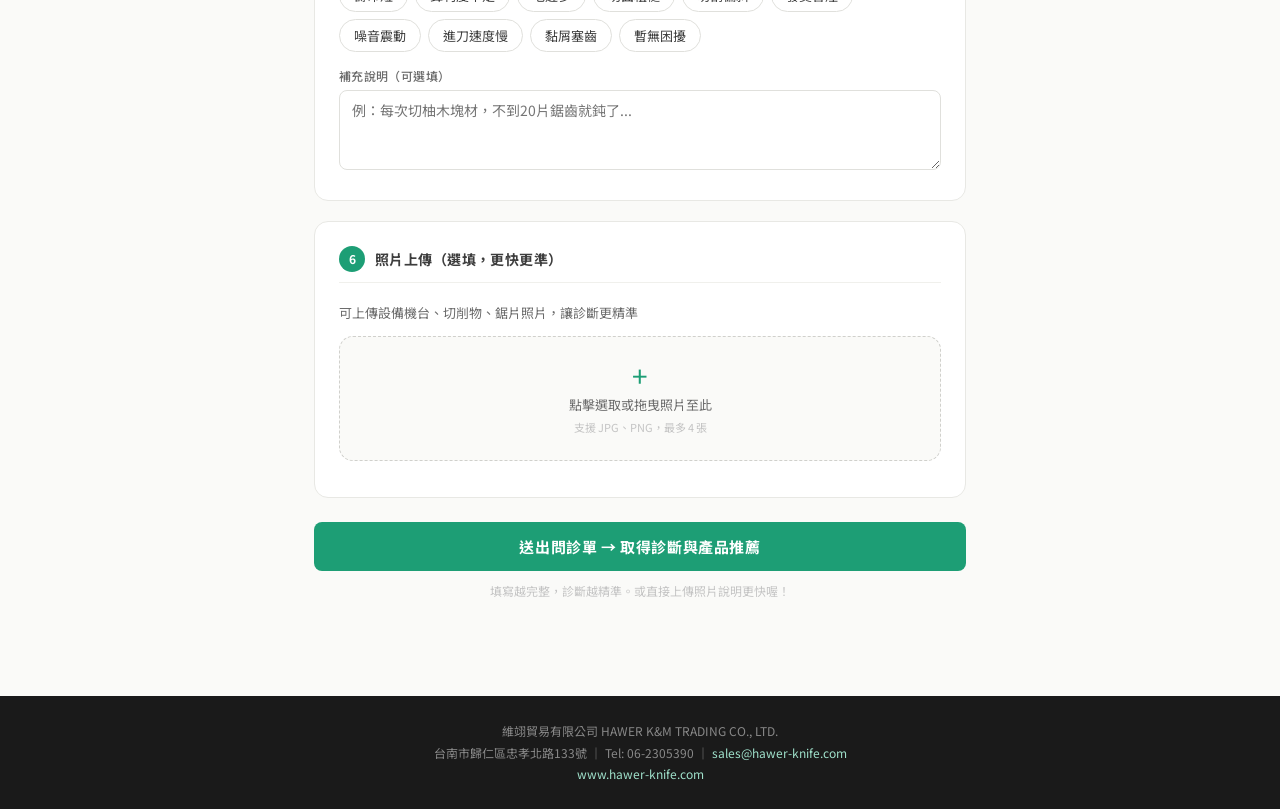
<file: index-old-2026-05-13.html>
<!DOCTYPE html>
<html lang="zh-TW">
<head>
<meta charset="UTF-8">
<meta name="viewport" content="width=device-width, initial-scale=1.0">
<title>鋸片醫生診斷系統 | HAWER K&M</title>
<link rel="preconnect" href="https://fonts.googleapis.com">
<link href="https://fonts.googleapis.com/css2?family=Noto+Sans+TC:wght@400;500;700&family=Bebas+Neue&display=swap" rel="stylesheet">
<style>
:root{--green:#1D9E75;--green-dark:#0F6E56;--green-light:#E1F5EE;--green-mid:#9FE1CB;--amber:#BA7517;--amber-light:#FAEEDA;--red:#A32D2D;--red-light:#FCEBEB;--gray-900:#1a1a1a;--gray-700:#3d3d3d;--gray-500:#6b6b6b;--gray-300:#c4c4c4;--gray-100:#f5f5f3;--gray-50:#fafaf8;--white:#ffffff;--radius:8px;--radius-lg:14px;}
*,*::before,*::after{box-sizing:border-box;margin:0;padding:0;}
html{scroll-behavior:smooth;}
body{font-family:'Noto Sans TC',sans-serif;background:var(--gray-50);color:var(--gray-900);min-height:100vh;font-size:15px;line-height:1.6;}
.header{background:var(--gray-900);padding:0 2rem;display:flex;align-items:center;justify-content:space-between;height:60px;position:sticky;top:0;z-index:100;border-bottom:2px solid var(--green);}
.header-logo{font-family:'Bebas Neue',sans-serif;font-size:22px;color:var(--white);letter-spacing:.06em;text-decoration:none;}
.header-logo span{color:var(--green);}
.header-badge{font-size:11px;background:var(--green);color:var(--white);padding:3px 10px;border-radius:20px;letter-spacing:.04em;font-weight:500;}
.hero{background:var(--gray-900);color:var(--white);padding:3rem 2rem 2.5rem;text-align:center;border-bottom:1px solid #2a2a2a;}
.hero-eyebrow{font-size:11px;letter-spacing:.15em;color:var(--green-mid);font-weight:500;margin-bottom:10px;text-transform:uppercase;}
.hero h1{font-family:'Bebas Neue',sans-serif;font-size:clamp(2.2rem,6vw,3.8rem);letter-spacing:.04em;line-height:1.1;margin-bottom:12px;}
.hero h1 span{color:var(--green);}
.hero p{font-size:14px;color:#aaa;max-width:500px;margin:0 auto;line-height:1.7;}
.main{max-width:700px;margin:0 auto;padding:2rem 1.5rem 4rem;}
.progress-wrap{margin-bottom:2rem;}
.progress-track{height:3px;background:var(--gray-300);border-radius:2px;overflow:hidden;}
.progress-fill{height:100%;background:var(--green);border-radius:2px;transition:width .5s ease;width:0%;}
.progress-label{font-size:12px;color:var(--gray-500);margin-top:6px;}
.sec-card{background:var(--white);border:1px solid #e8e8e4;border-radius:var(--radius-lg);padding:1.5rem;margin-bottom:1.25rem;}
.sec-head{display:flex;align-items:center;gap:10px;margin-bottom:1.25rem;padding-bottom:10px;border-bottom:1px solid #f0f0ec;}
.sec-num{width:26px;height:26px;background:var(--green);color:var(--white);border-radius:50%;font-size:12px;font-weight:700;display:flex;align-items:center;justify-content:center;flex-shrink:0;}
.sec-title{font-size:14px;font-weight:700;color:var(--gray-700);letter-spacing:.03em;}
.field{margin-bottom:14px;}
.field:last-child{margin-bottom:0;}
.field label{display:block;font-size:12px;font-weight:500;color:var(--gray-500);margin-bottom:5px;letter-spacing:.03em;}
.field input,.field select,.field textarea{width:100%;border:1px solid #e0e0dc;border-radius:var(--radius);padding:9px 12px;font-size:14px;font-family:'Noto Sans TC',sans-serif;color:var(--gray-900);background:var(--white);transition:border-color .15s,box-shadow .15s;outline:none;-webkit-appearance:none;}
.field input:focus,.field select:focus,.field textarea:focus{border-color:var(--green);box-shadow:0 0 0 3px rgba(29,158,117,.12);}
.field textarea{resize:vertical;min-height:80px;}
.field select{background-image:url("data:image/svg+xml,%3Csvg xmlns='http://www.w3.org/2000/svg' width='12' height='8' viewBox='0 0 12 8'%3E%3Cpath fill='%236b6b6b' d='M6 8L0 0h12z'/%3E%3C/svg%3E");background-repeat:no-repeat;background-position:right 12px center;padding-right:32px;cursor:pointer;}
.hint{font-size:11px;color:var(--gray-300);margin-top:3px;}
.required{color:var(--red);margin-left:2px;}
.row2{display:grid;grid-template-columns:1fr 1fr;gap:12px;}
.row3{display:grid;grid-template-columns:1fr 1fr 1fr;gap:10px;}
@media(max-width:480px){.row2,.row3{grid-template-columns:1fr;}}
.tog-group{display:flex;flex-wrap:wrap;gap:7px;}
.tog{padding:6px 14px;border:1px solid #e0e0dc;border-radius:20px;font-size:13px;font-family:'Noto Sans TC',sans-serif;cursor:pointer;background:var(--white);color:var(--gray-700);transition:all .15s;}
.tog:hover,.tog.on{border-color:var(--green);background:var(--green-light);color:var(--green-dark);font-weight:500;}
.upload-zone{border:1.5px dashed #d0d0cc;border-radius:var(--radius-lg);padding:1.5rem;text-align:center;cursor:pointer;transition:all .15s;background:var(--gray-50);}
.upload-zone:hover{border-color:var(--green);background:var(--green-light);}
.upload-plus{font-size:28px;color:var(--green);margin-bottom:6px;line-height:1;}
.upload-zone p{font-size:13px;color:var(--gray-500);}
.upload-zone .sub{font-size:11px;color:var(--gray-300);margin-top:3px;}
.previews{display:flex;flex-wrap:wrap;gap:8px;margin-top:12px;}
.prev-item{position:relative;width:72px;height:72px;border-radius:var(--radius);overflow:hidden;border:1px solid #e0e0dc;}
.prev-item img{width:100%;height:100%;object-fit:cover;}
.prev-item .del{position:absolute;top:3px;right:3px;width:18px;height:18px;border-radius:50%;background:rgba(0,0,0,.6);color:#fff;font-size:10px;cursor:pointer;display:flex;align-items:center;justify-content:center;border:none;}
.submit-wrap{margin-top:1.5rem;}
.submit-btn{width:100%;padding:14px;background:var(--green);color:var(--white);border:none;border-radius:var(--radius);font-size:15px;font-weight:700;font-family:'Noto Sans TC',sans-serif;cursor:pointer;letter-spacing:.04em;transition:background .15s,transform .1s;}
.submit-btn:hover{background:var(--green-dark);}
.submit-btn:active{transform:scale(.99);}
.submit-note{font-size:12px;color:var(--gray-300);text-align:center;margin-top:10px;}
.result-wrap{display:none;}
.result-wrap.show{display:block;}
.loading-card{background:var(--white);border:1px solid #e8e8e4;border-radius:var(--radius-lg);padding:2.5rem;text-align:center;}
.loading-spinner{width:36px;height:36px;border:3px solid var(--green-light);border-top-color:var(--green);border-radius:50%;animation:spin .8s linear infinite;margin:0 auto 1rem;}
@keyframes spin{to{transform:rotate(360deg);}}
.loading-text{font-size:14px;color:var(--gray-500);}
.diag-card{background:var(--white);border:1px solid #e8e8e4;border-radius:var(--radius-lg);padding:1.5rem;margin-bottom:14px;animation:fadeUp .4s ease both;}
@keyframes fadeUp{from{opacity:0;transform:translateY(12px);}to{opacity:1;transform:none;}}
.sev-badge{display:inline-block;padding:4px 12px;border-radius:20px;font-size:12px;font-weight:700;letter-spacing:.03em;margin-bottom:10px;}
.sev-ok{background:var(--green-light);color:var(--green-dark);}
.sev-warn{background:var(--amber-light);color:var(--amber);}
.sev-danger{background:var(--red-light);color:var(--red);}
.result-title{font-size:17px;font-weight:700;margin-bottom:10px;line-height:1.4;}
.chips{display:flex;flex-wrap:wrap;gap:6px;margin-bottom:12px;}
.chip{font-size:11px;padding:3px 9px;border-radius:20px;background:var(--gray-100);color:var(--gray-500);}
.diag-body{font-size:13px;color:var(--gray-700);line-height:1.8;}
.diag-body p{margin-bottom:8px;}
.diag-body p:last-child{margin-bottom:0;}
.teeth-calc{background:#f0fbf6;border:1px solid var(--green-mid);border-radius:var(--radius);padding:12px 14px;margin-top:12px;}
.teeth-calc-title{font-size:11px;color:var(--green-dark);font-weight:700;margin-bottom:4px;letter-spacing:.04em;}
.teeth-calc-body{font-size:13px;color:var(--gray-700);}
.prod-card{background:var(--white);border:1.5px solid var(--green);border-radius:var(--radius-lg);padding:1.5rem;margin-bottom:14px;animation:fadeUp .4s ease .15s both;}
.prod-eyebrow{font-size:11px;color:var(--green);font-weight:700;letter-spacing:.08em;text-transform:uppercase;margin-bottom:6px;}
.prod-name{font-size:16px;font-weight:700;margin-bottom:6px;}
.prod-desc{font-size:13px;color:var(--gray-500);line-height:1.7;margin-bottom:14px;}
.btn-row{display:flex;gap:10px;flex-wrap:wrap;}
.btn-primary{display:inline-block;padding:9px 20px;background:var(--green);color:var(--white);border-radius:var(--radius);font-size:13px;font-weight:700;text-decoration:none;transition:background .15s;border:none;cursor:pointer;font-family:'Noto Sans TC',sans-serif;}
.btn-primary:hover{background:var(--green-dark);}
.btn-outline{display:inline-block;padding:9px 20px;background:transparent;color:var(--green-dark);border:1px solid var(--green);border-radius:var(--radius);font-size:13px;font-weight:500;text-decoration:none;transition:all .15s;cursor:pointer;font-family:'Noto Sans TC',sans-serif;}
.btn-outline:hover{background:var(--green-light);}
.line-cta-card{background:var(--gray-900);border-radius:var(--radius-lg);padding:1.75rem 1.5rem;margin-bottom:14px;animation:fadeUp .4s ease .25s both;text-align:center;}
.line-cta-title{font-size:16px;font-weight:700;color:var(--white);margin-bottom:6px;}
.line-cta-sub{font-size:13px;color:#aaa;margin-bottom:18px;line-height:1.6;}
.line-cta-note{font-size:11px;color:#666;margin-top:10px;}
.btn-line-big{display:inline-flex;align-items:center;gap:10px;padding:13px 28px;background:#06C755;color:var(--white);border-radius:var(--radius);font-size:15px;font-weight:700;text-decoration:none;font-family:'Noto Sans TC',sans-serif;transition:background .15s,transform .1s;cursor:pointer;border:none;}
.btn-line-big:hover{background:#05a849;}
.btn-line-big:active{transform:scale(.98);}
.btn-line-big svg{width:22px;height:22px;fill:#fff;flex-shrink:0;}
.msg-preview{background:#1e1e1e;border:1px solid #333;border-radius:var(--radius);padding:12px 14px;margin:0 0 16px;text-align:left;}
.msg-preview-label{font-size:10px;color:#06C755;font-weight:700;letter-spacing:.08em;margin-bottom:8px;}
.msg-preview-body{font-size:12px;color:#ccc;line-height:1.7;white-space:pre-wrap;font-family:monospace;}
.saved-badge{display:inline-flex;align-items:center;gap:6px;background:var(--green-light);color:var(--green-dark);font-size:12px;font-weight:500;padding:5px 12px;border-radius:20px;margin-bottom:12px;}
.saved-badge::before{content:'✓';font-weight:700;}
.footer-links{display:flex;gap:16px;flex-wrap:wrap;padding:1rem 0;border-top:1px solid #f0f0ec;margin-top:8px;animation:fadeUp .4s ease .35s both;}
.footer-links a{font-size:13px;color:var(--green);text-decoration:none;}
.footer-links a:hover{color:var(--green-dark);text-decoration:underline;}
.footer-links span{color:var(--gray-300);}
.reset-btn{background:transparent;border:1px solid #e0e0dc;border-radius:var(--radius);padding:8px 18px;font-size:13px;font-family:'Noto Sans TC',sans-serif;color:var(--gray-500);cursor:pointer;margin-top:1rem;display:block;transition:all .15s;}
.reset-btn:hover{border-color:var(--gray-500);color:var(--gray-700);}
.page-footer{background:var(--gray-900);color:#888;font-size:12px;text-align:center;padding:1.5rem;margin-top:2rem;line-height:1.8;}
.page-footer a{color:var(--green-mid);text-decoration:none;}
.field-error{border-color:var(--red)!important;}
.error-msg{font-size:11px;color:var(--red);margin-top:3px;}
</style>
</head>
<body>

<header class="header">
  <a href="https://www.hawer-knife.com" class="header-logo">HAWER <span>鋸片醫生</span></a>
  <span class="header-badge">ISO 認證診療系統</span>
</header>

<div class="hero">
  <p class="hero-eyebrow">Saw Blade Diagnostic System</p>
  <h1>鋸片 <span>診斷</span> 系統</h1>
  <p>填寫您的機台與切削資訊，由鋸片醫生為您分析問題根因，並推薦最適合的處方鋸片。</p>
</div>

<main class="main">

  <div class="progress-wrap">
    <div class="progress-track"><div class="progress-fill" id="prog"></div></div>
    <div class="progress-label" id="prog-label">請填寫以下資訊</div>
  </div>

  <div id="form-wrap">

    <!-- 0. 聯絡資訊 -->
    <div class="sec-card">
      <div class="sec-head">
        <div class="sec-num">1</div>
        <div class="sec-title">您的聯絡資訊</div>
      </div>
      <div class="row3">
        <div class="field">
          <label>姓名 <span class="required">*</span></label>
          <input type="text" id="name" placeholder="例：王大明">
        </div>
        <div class="field">
          <label>公司名稱</label>
          <input type="text" id="company" placeholder="例：XX木業有限公司">
        </div>
        <div class="field">
          <label>聯絡電話</label>
          <input type="tel" id="phone" placeholder="例：0912-345-678">
        </div>
      </div>
    </div>

    <!-- 1. 機台與鋸片 -->
    <div class="sec-card">
      <div class="sec-head">
        <div class="sec-num">2</div>
        <div class="sec-title">機台 &amp; 鋸片規格</div>
      </div>
      <div class="row2">
        <div class="field">
          <label>機台轉速 (RPM)</label>
          <input type="number" id="rpm" placeholder="例：3000" min="100" max="20000">
        </div>
        <div class="field">
          <label>目前使用鋸片品牌</label>
          <input type="text" id="brand" placeholder="例：TCT / 台製 / 不知道">
        </div>
      </div>
      <div style="margin:4px 0 10px;font-size:12px;font-weight:500;color:var(--gray-500);">鋸片規格（外徑 × 切幅 × 齒數）</div>
      <div class="row3">
        <div class="field">
          <label>外徑 (mm)</label>
          <input type="number" id="dia" placeholder="例：305">
          <p class="hint">鋸片直徑</p>
        </div>
        <div class="field">
          <label>切幅 / 齒厚 (mm)</label>
          <input type="number" id="kerf" placeholder="例：3.0" step="0.1">
          <p class="hint">鋸縫寬度</p>
        </div>
        <div class="field">
          <label>齒數 (T)</label>
          <input type="number" id="teeth" placeholder="例：60">
        </div>
      </div>
    </div>

    <!-- 2. 切削物 -->
    <div class="sec-card">
      <div class="sec-head">
        <div class="sec-num">3</div>
        <div class="sec-title">切削物資訊</div>
      </div>
      <div class="row2">
        <div class="field">
          <label>切削材料種類 <span class="required">*</span></label>
          <select id="material">
            <option value="">請選擇...</option>
            <option value="hardwood">實木（硬木：柚木、橡木）</option>
            <option value="softwood">實木（軟木：松木、杉木）</option>
            <option value="board">木工板 / 夾板 / MDF</option>
            <option value="plastic">塑膠 / 壓克力</option>
            <option value="aluminum">鋁合金 / 鋁擠型</option>
            <option value="aluminum_billet">鋁胚 / 鋁鑄棒 / 鋁錠</option>
            <option value="steel">鋼材 / 型鋼</option>
            <option value="stainless">不鏽鋼</option>
            <option value="gypsum">石膏磚 / 隔間板</option>
          </select>
        </div>
        <div class="field">
          <label>切削物厚度 (mm)</label>
          <input type="number" id="thickness" placeholder="例：50">
        </div>
      </div>
      <div class="field">
        <label>切削物性質（可複選）</label>
        <div class="tog-group" id="shape-grp">
          <button class="tog" data-v="管材">管材</button>
          <button class="tog" data-v="條材">條材</button>
          <button class="tog" data-v="板材">板材</button>
          <button class="tog" data-v="塊材">塊材</button>
          <button class="tog" data-v="異型材">異型材</button>
        </div>
      </div>
      <div class="field" style="margin-top:12px;">
        <label>切割方向</label>
        <div class="tog-group" id="cut-grp">
          <button class="tog" data-v="橫切">橫切</button>
          <button class="tog" data-v="縱切">縱切</button>
          <button class="tog" data-v="斜切">斜切</button>
          <button class="tog" data-v="橫縱混合">橫縱混合</button>
        </div>
      </div>
    </div>

    <!-- 3. 使用頻率 -->
    <div class="sec-card">
      <div class="sec-head">
        <div class="sec-num">4</div>
        <div class="sec-title">使用頻率</div>
      </div>
      <div class="row2">
        <div class="field">
          <label>每天使用幾小時？</label>
          <select id="freq-hours">
            <option value="">請選擇...</option>
            <option value="1小時以下">1 小時以下</option>
            <option value="1~4小時">1 ~ 4 小時</option>
            <option value="4~8小時">4 ~ 8 小時（半天以上）</option>
            <option value="8小時以上">8 小時以上（整天）</option>
          </select>
        </div>
        <div class="field">
          <label>每月切削量（大約）</label>
          <select id="freq-vol">
            <option value="">請選擇...</option>
            <option value="偶爾使用">偶爾使用（非每天）</option>
            <option value="少量(<100件)">少量（< 100 件 / 月）</option>
            <option value="中量(100~500件)">中量（100 ~ 500 件 / 月）</option>
            <option value="大量(500件以上)">大量（500 件以上 / 月）</option>
          </select>
        </div>
      </div>
    </div>

    <!-- 4. 困擾 -->
    <div class="sec-card">
      <div class="sec-head">
        <div class="sec-num">5</div>
        <div class="sec-title">使用困擾</div>
      </div>
      <div class="field">
        <label>有無鋸片困擾？（可複選）</label>
        <div class="tog-group" id="issue-grp">
          <button class="tog" data-v="壽命短">壽命短</button>
          <button class="tog" data-v="鋒利度不足">鋒利度不足</button>
          <button class="tog" data-v="毛邊多">毛邊多</button>
          <button class="tog" data-v="切面粗糙">切面粗糙</button>
          <button class="tog" data-v="切割偏斜">切割偏斜</button>
          <button class="tog" data-v="發燙冒煙">發燙冒煙</button>
          <button class="tog" data-v="噪音震動">噪音震動</button>
          <button class="tog" data-v="進刀速度慢">進刀速度慢</button>
          <button class="tog" data-v="黏屑塞齒">黏屑塞齒</button>
          <button class="tog" data-v="暫無困擾">暫無困擾</button>
        </div>
      </div>
      <div class="field" style="margin-top:12px;">
        <label>補充說明（可選填）</label>
        <textarea id="note" placeholder="例：每次切柚木塊材，不到20片鋸齒就鈍了..."></textarea>
      </div>
    </div>

    <!-- 5. 照片 -->
    <div class="sec-card">
      <div class="sec-head">
        <div class="sec-num">6</div>
        <div class="sec-title">照片上傳（選填，更快更準）</div>
      </div>
      <p style="font-size:13px;color:var(--gray-500);margin-bottom:12px;">可上傳設備機台、切削物、鋸片照片，讓診斷更精準</p>
      <div class="upload-zone" id="drop-zone" onclick="document.getElementById('file-inp').click()">
        <div class="upload-plus">+</div>
        <p>點擊選取或拖曳照片至此</p>
        <p class="sub">支援 JPG、PNG，最多 4 張</p>
      </div>
      <input type="file" id="file-inp" accept="image/*" multiple style="display:none">
      <div class="previews" id="previews"></div>
    </div>

    <div class="submit-wrap">
      <button class="submit-btn" onclick="doSubmit()">送出問診單 → 取得診斷與產品推薦</button>
      <p class="submit-note">填寫越完整，診斷越精準。或直接上傳照片說明更快喔！</p>
    </div>

  </div>

  <div class="result-wrap" id="result-wrap">
    <div id="result-inner"></div>
    <button class="reset-btn" onclick="resetForm()">← 重新填寫問診單</button>
  </div>

</main>

<footer class="page-footer">
  維翊貿易有限公司 HAWER K&amp;M TRADING CO., LTD.<br>
  台南市歸仁區忠孝北路133號 ｜ Tel: 06-2305390 ｜
  <a href="mailto:sales@hawer-knife.com">sales@hawer-knife.com</a><br>
  <a href="https://www.hawer-knife.com" target="_blank">www.hawer-knife.com</a>
</footer>

<script>
const SHEET_URL='https://script.google.com/macros/s/AKfycbybkaqAC8lJ7-UZ5ECx_l4suzysJViU347y9yenxvfUx7HoCIJ1ln86gQ-V_N90qpM/exec';
const LINE_ID='@drhawer';

// Toggle groups
['shape-grp','issue-grp'].forEach(id=>{
  document.getElementById(id).querySelectorAll('.tog').forEach(b=>{
    b.addEventListener('click',()=>b.classList.toggle('on'));
  });
});
document.getElementById('cut-grp').querySelectorAll('.tog').forEach(b=>{
  b.addEventListener('click',()=>{
    document.getElementById('cut-grp').querySelectorAll('.tog').forEach(x=>x.classList.remove('on'));
    b.classList.add('on');
  });
});

// Progress
function updateProgress(){
  let filled=0;
  if(document.getElementById('name').value.trim()) filled++;
  if(document.getElementById('rpm').value||document.getElementById('dia').value) filled++;
  if(document.getElementById('material').value) filled++;
  if(document.querySelectorAll('#issue-grp .tog.on').length>0) filled++;
  const pct=Math.round((filled/4)*100);
  document.getElementById('prog').style.width=pct+'%';
  document.getElementById('prog-label').textContent=
    pct===0?'請填寫以下資訊':
    pct===100?'✓ 資訊齊全，可以送出診斷！':
    `已完成 ${pct}%，繼續填寫更精準`;
}
['name','rpm','dia','material'].forEach(id=>{
  const el=document.getElementById(id);
  if(el) el.addEventListener('input',updateProgress);
});
document.getElementById('issue-grp').addEventListener('click',updateProgress);

// Image upload
let imgFiles=[];
const fileInp=document.getElementById('file-inp');
const prevEl=document.getElementById('previews');
const dropZ=document.getElementById('drop-zone');
dropZ.addEventListener('dragover',e=>{e.preventDefault();dropZ.style.borderColor='var(--green)';dropZ.style.background='var(--green-light)';});
dropZ.addEventListener('dragleave',()=>{dropZ.style.borderColor='';dropZ.style.background='';});
dropZ.addEventListener('drop',e=>{e.preventDefault();dropZ.style.borderColor='';dropZ.style.background='';addFiles(e.dataTransfer.files);});
fileInp.addEventListener('change',()=>addFiles(fileInp.files));
function addFiles(files){
  Array.from(files).forEach(f=>{
    if(imgFiles.length>=4||!f.type.startsWith('image/')) return;
    imgFiles.push(f);
    const r=new FileReader();
    r.onload=e=>{
      const i=imgFiles.length-1;
      const d=document.createElement('div');d.className='prev-item';
      d.innerHTML=`<img src="${e.target.result}" alt="照片"><button class="del" onclick="removeImg(${i})">×</button>`;
      prevEl.appendChild(d);
    };
    r.readAsDataURL(f);
  });
}
function removeImg(i){imgFiles.splice(i,1);reRenderPrev();}
function reRenderPrev(){
  prevEl.innerHTML='';
  imgFiles.forEach((f,i)=>{
    const r=new FileReader();
    r.onload=e=>{
      const d=document.createElement('div');d.className='prev-item';
      d.innerHTML=`<img src="${e.target.result}" alt="照片"><button class="del" onclick="removeImg(${i})">×</button>`;
      prevEl.appendChild(d);
    };
    r.readAsDataURL(f);
  });
}

function getSel(id){return Array.from(document.getElementById(id).querySelectorAll('.tog.on')).map(b=>b.dataset.v);}

const PRODUCTS={
  hardwood:{name:'HAWER φ305~455 木工 / 塑料處方鋸片',desc:'精密齒型排列，ATB / Hi-ATB 交錯斜齒，針對硬木橫切毛邊優化。淨亮鍍層不黏屑，鎢鋼齒硬度 HRA 90+ 壽命顯著優於一般市售品。',url:'https://www.hawer-knife.com/ProductDetails.asp?produid=1#C',tag:'推薦 — 木工 / 塑料處方系列'},
  softwood:{name:'HAWER φ305~455 木工 / 塑料處方鋸片',desc:'適用軟木縱橫切，精密齒型設計切面光滑，可搭配 HAWER 鋸片診療系統進一步客製規格。',url:'https://www.hawer-knife.com/ProductDetails.asp?produid=1#C',tag:'推薦 — 木工 / 塑料處方系列'},
  board:{name:'HAWER φ305~455 木工 / 塑料處方鋸片',desc:'適用夾板、MDF、木工板，高齒數設計減少層板崩裂，淨亮鍍層防止粉塵黏附齒溝。',url:'https://www.hawer-knife.com/ProductDetails.asp?produid=1#C',tag:'推薦 — 木工 / 塑料處方系列'},
  plastic:{name:'HAWER φ305~455 木工 / 塑料處方鋸片',desc:'適用壓克力、PVC、塑料板材，特殊齒角防止崩邊與熔邊，切面平整光滑。',url:'https://www.hawer-knife.com/ProductDetails.asp?produid=1#C',tag:'推薦 — 木工 / 塑料處方系列'},
  aluminum:{name:'HAWER φ255~710 鋁合金用鋸片',desc:'高端熱處理、鋼性升級，避震膠填充實現低分貝切割。適用鋁擠型、鋁管、鋁板，多規格可選。',url:'https://www.hawer-knife.com/ProductDetails.asp?produid=19#C',tag:'推薦 — 鋁合金系列'},
  aluminum_billet:{name:'HAWER φ650~1870 鋁胚 / 鋁鑄棒大外徑圓鋸片',desc:'量身訂製搭配機台調性，適用鋁胚、鋁鑄棒、鋁錠等大料切割。買鋸片送顧問服務。',url:'https://www.hawer-knife.com/ProductDetails.asp?produid=223#C',tag:'推薦 — 大外徑鋁用系列'},
  steel:{name:'HAWER φ2100~2200 型鋼冷切 / 熱切鋸片',desc:'大外徑冶金鋼鐵用，冷切與熱切雙系列，新品供應、售後研磨服務完備。',url:'https://www.hawer-knife.com/ProductDetails.asp?produid=192#C',tag:'推薦 — 型鋼 / 鋼鐵系列'},
  stainless:{name:'日本 14" 鐵 / 不鏽鋼兼用鋸片（低速機）',desc:'日本製造，鐵材與不鏽鋼兼用，適合低速機台，切斷面平整，壽命穩定。',url:'https://www.hawer-knife.com/ProductDetails.asp?produid=168#C',tag:'推薦 — 鐵工 / 不鏽鋼系列'},
  gypsum:{name:'φ500-20吋 石膏磚隔間工程專用鋸片',desc:'全台唯一石膏磚隔間工程專用圓鋸片，切割平整不崩邊，適合室內輕隔間工程。',url:'https://www.hawer-knife.com/ProductDetails.asp?produid=232#C',tag:'推薦 — 石膏磚專用系列'}
};

const MAT_LABEL={hardwood:'實木（硬木：柚木、橡木）',softwood:'實木（軟木：松木、杉木）',board:'木工板 / 夾板 / MDF',plastic:'塑膠 / 壓克力',aluminum:'鋁合金 / 鋁擠型',aluminum_billet:'鋁胚 / 鋁鑄棒 / 鋁錠',steel:'鋼材 / 型鋼',stainless:'不鏽鋼',gypsum:'石膏磚 / 隔間板'};

// 建議齒數計算（含轉速兩難警示）
function calcTeeth(rpm,dia,mat,cuts,teeth,freqV){
  if(!rpm||!dia) return null;
  const spd=Math.round(Math.PI*parseInt(dia)*parseInt(rpm)/60000);
  const isHighVolume = freqV && (freqV.includes('500') || freqV.includes('100~500'));
  const currentT = parseInt(teeth)||0;

  let minT,maxT,reason,warning=null,advice=null;

  if(mat==='hardwood'||mat==='board'){
    if(cuts.includes('橫切')){
      minT=60;maxT=80;
      reason='硬木 / 夾板橫切，建議 60~80T ATB 齒型兼顧切面與排屑';
      if(spd<35&&currentT>80){
        warning='⚠️ 注意：您的轉速偏低（'+spd+' m/s），搭配高齒數容易排屑不良，導致積屑燒焦、加速磨鈍。';
        if(isHighVolume){
          advice='量產建議：請提供機台型號及廠商給鋸片醫生，評估是否能調整轉速或進刀條件，才能根本解決問題。';
        } else {
          advice='非量產建議：切割量不多的情況下，可先試用 80T ATB 齒型鋸片，並放慢進刀速度，減少每齒切削量。';
        }
      } else if(spd<35){
        warning='轉速偏低（'+spd+' m/s），若切面要求高，建議使用 60~80T 而非更高齒數，避免排屑不良。';
        advice=isHighVolume?'量產建議：請加入鋸片醫生 LINE，提供機台型號，評估是否可調整機械條件。':'非量產建議：使用 80T ATB 鋸片搭配適當進刀速度，可在切面品質與排屑之間取得平衡。';
      }
    } else {
      minT=24;maxT=40;
      reason='縱切建議低齒數，加速排屑避免燒焦';
    }
  } else if(mat==='softwood'){
    minT=24;maxT=60;reason='軟木建議中齒數，兼顧切速與切面品質';
  } else if(mat==='aluminum'||mat==='aluminum_billet'){
    minT=60;maxT=120;reason='鋁材需高齒數小切削量，防止黏屑';
  } else if(mat==='steel'||mat==='stainless'){
    minT=40;maxT=80;reason='金屬切削需高齒數，每齒切削量要小';
  } else if(mat==='plastic'){
    minT=60;maxT=80;reason='塑料建議高齒數，防止崩邊與熔融';
  } else return null;

  return {minT,maxT,reason,spd,warning,advice};
}

function getSeverity(mat,issues){
  if(issues.includes('發燙冒煙')) return 'danger';
  if(issues.includes('壽命短')||issues.includes('鋒利度不足')||issues.includes('毛邊多')||issues.includes('切割偏斜')||issues.includes('切面粗糙')) return 'warn';
  return 'ok';
}

function buildDiag(data){
  const lines=[];
  const{rpm,dia,mat,issues,cuts,note}=data;
  if(rpm&&dia){
    const spd=Math.round(Math.PI*parseInt(dia)*parseInt(rpm)/60000);
    lines.push(`線速度約 <strong>${spd} m/s</strong>${spd>65?'，偏高，請確認鋸片標示最高 RPM，超速有安全風險':spd<18?'，偏低，可能影響切削效率':'，處於正常切削範圍'}。`);
  }
  if(issues.includes('發燙冒煙')) lines.push('<strong>發燙冒煙為高危警訊</strong>，請立即停機！確認轉速未超過 Max RPM，金屬切削請補充冷卻液。');
  if(issues.includes('壽命短')||issues.includes('鋒利度不足')){
    if(mat==='hardwood'||mat==='aluminum_billet') lines.push('壽命短主因是硬質材料對鎢鋼耗損大。HAWER 採用 HRA 90+ 高硬度鎢鋼齒，搭配精密研磨，壽命顯著提升。');
    else lines.push('壽命偏短通常與齒片材質或使用條件不匹配有關，建議換用專用鋸片並定期安排研磨保養。');
  }
  if(issues.includes('毛邊多')||issues.includes('切面粗糙')){
    if(cuts.includes('橫切')&&(mat==='hardwood'||mat==='board')) lines.push('橫切硬木 / 夾板毛邊多，建議使用 <strong>ATB 或 Hi-ATB 交錯斜齒</strong>，齒數 60T 以上，出料側墊廢料板。');
    else if(mat==='aluminum') lines.push('鋁材切面粗糙多來自齒型不對或冷卻液不足，需採大正前角大齒距設計並補充切削油。');
    else lines.push('切面不良請確認齒型是否符合材料特性，並檢查鋸片安裝偏擺狀況。');
  }
  if(issues.includes('黏屑塞齒')) lines.push('黏屑塞齒應選用<strong>淨亮抗黏鍍層鋸片</strong>並搭配切削油；木材黏屑可用松香水清洗齒溝。');
  if(issues.includes('噪音震動')) lines.push('異常震動請停機確認鋸片側面是否彎曲，並檢查法蘭盤螺栓鎖固狀態。');
  if(issues.includes('切割偏斜')) lines.push('切割跑偏請先校準導尺，若鋸片本體已彎曲需更換。');
  if(issues.includes('進刀速度慢')) lines.push('進刀阻力大代表鋸齒已鈍化，建議立即安排研磨或更換，避免馬達過載。');
  if(lines.length===0) lines.push('根據您的資訊，目前使用狀況基本正常。建議定期觀察鋸齒磨耗，出現阻力增加或切面品質下降時即安排重磨。');
  if(note) lines.push(`補充說明：${note}`);
  return lines;
}

// LINE 訊息
function buildLineMsg(data,diagTitle,diagLinesPlain){
  const{name,company,phone,rpm,dia,kerf,teeth,brand,mat,thick,shapes,cuts,freqH,freqV,issues,note}=data;
  let msg='【鋸片醫生問診單】\n';
  msg+='━━━━━━━━━━━━━━\n';
  if(name) msg+=`👤 姓名：${name}\n`;
  if(company) msg+=`🏢 公司：${company}\n`;
  if(phone) msg+=`📞 電話：${phone}\n`;
  msg+='━━━━━━━━━━━━━━\n';
  if(rpm) msg+=`🔧 機台轉速：${rpm} RPM\n`;
  if(dia||kerf||teeth){
    const spec=[dia&&`φ${dia}mm`,kerf&&`切幅${kerf}mm`,teeth&&`${teeth}齒`].filter(Boolean).join(' × ');
    msg+=`⚙️ 鋸片規格：${spec}\n`;
  }
  if(brand) msg+=`🏷️ 使用品牌：${brand}\n`;
  if(mat) msg+=`📦 切削材料：${MAT_LABEL[mat]||mat}\n`;
  if(thick) msg+=`📏 切削厚度：${thick}mm\n`;
  if(shapes.length) msg+=`🔲 切削性質：${shapes.join('、')}\n`;
  if(cuts.length) msg+=`✂️ 切割方向：${cuts.join('、')}\n`;
  if(freqH||freqV) msg+=`⏱️ 使用頻率：${[freqH,freqV].filter(Boolean).join('，')}\n`;
  if(issues.length) msg+=`⚠️ 使用困擾：${issues.join('、')}\n`;
  if(note) msg+=`📝 補充說明：${note}\n`;
  msg+='━━━━━━━━━━━━━━\n';
  msg+=`📋 AI 診斷結果：${diagTitle}\n`;
  if(diagLinesPlain&&diagLinesPlain.length){
    msg+='\n【診斷詳細說明】\n';
    diagLinesPlain.forEach((l,i)=>{ msg+=`${i+1}. ${l}\n`; });
  }
  msg+='━━━━━━━━━━━━━━\n';
  msg+='（請鋸片醫生提供進一步建議）';
  return msg;
}

// 儲存到 Google 試算表
function saveToSheet(data,diagTitle,severity){
  const payload={
    name:data.name,company:data.company,phone:data.phone,
    rpm:data.rpm,dia:data.dia,kerf:data.kerf,teeth:data.teeth,brand:data.brand,
    material:MAT_LABEL[data.mat]||data.mat,
    thickness:data.thick,
    shapes:data.shapes.join('、'),
    cuts:data.cuts.join('、'),
    frequency:[data.freqH,data.freqV].filter(Boolean).join('，'),
    issues:data.issues.join('、'),
    note:data.note,
    diagTitle,severity
  };
  fetch(SHEET_URL,{
    method:'POST',
    mode:'no-cors',
    headers:{'Content-Type':'application/json'},
    body:JSON.stringify(payload)
  }).catch(()=>{});
}

function doSubmit(){
  const name=document.getElementById('name').value.trim();
  const mat=document.getElementById('material').value;
  if(!name){
    document.getElementById('name').classList.add('field-error');
    document.getElementById('name').focus();
    alert('請填寫您的姓名');
    return;
  }
  if(!mat){
    document.getElementById('material').classList.add('field-error');
    alert('請選擇切削材料種類');
    return;
  }

  const data={
    name,
    company:document.getElementById('company').value,
    phone:document.getElementById('phone').value,
    rpm:document.getElementById('rpm').value,
    dia:document.getElementById('dia').value,
    kerf:document.getElementById('kerf').value,
    teeth:document.getElementById('teeth').value,
    brand:document.getElementById('brand').value,
    mat,
    thick:document.getElementById('thickness').value,
    shapes:getSel('shape-grp'),
    cuts:getSel('cut-grp'),
    freqH:document.getElementById('freq-hours').value,
    freqV:document.getElementById('freq-vol').value,
    issues:getSel('issue-grp'),
    note:document.getElementById('note').value
  };

  document.getElementById('form-wrap').style.display='none';
  document.getElementById('result-wrap').classList.add('show');
  document.getElementById('result-inner').innerHTML=`
    <div class="loading-card">
      <div class="loading-spinner"></div>
      <div class="loading-text">鋸片醫生診斷中，請稍候...</div>
    </div>`;
  window.scrollTo({top:0,behavior:'smooth'});

  setTimeout(()=>{
    const issues=data.issues;
    const sev=getSeverity(data.mat,issues);
    const lines=buildDiag(data);
    const prod=PRODUCTS[data.mat]||null;
    const sevLabel=sev==='ok'?'✓ 狀況正常':sev==='warn'?'⚠ 建議改善':'✕ 高風險，停機檢查';
    const sevCls='sev-'+sev;
    const diagTitle=sev==='ok'?'使用狀況良好，維持定期保養':sev==='warn'?'發現潛在問題，建議近期處理':'發現高風險問題，請立即停機';

    // 儲存到試算表
    saveToSheet(data,diagTitle,sevLabel);

    // 建議齒數
    const teethRec=calcTeeth(data.rpm,data.dia,data.mat,data.cuts,data.teeth,data.freqV);

    const allVals=[
      data.rpm&&`${data.rpm} RPM`,
      data.dia&&`φ${data.dia}mm`,
      data.kerf&&`切幅${data.kerf}mm`,
      data.teeth&&`${data.teeth}T`,
      data.brand&&data.brand,
      MAT_LABEL[data.mat],
      data.thick&&`${data.thick}mm`,
      ...data.shapes,...data.cuts,...issues
    ].filter(Boolean);
    const chips=allVals.map(v=>`<span class="chip">${v}</span>`).join('');
    const diagLines=lines.map(l=>`<p>${l}</p>`).join('');

    // Plain text version of diag lines (strip HTML tags)
    const diagLinesPlain=lines.map(l=>l.replace(/<[^>]+>/g,''));
    const lineMsg=buildLineMsg(data,diagTitle,diagLinesPlain);
    const lineUrl=`https://line.me/R/oaMessage/%40drhawer/?${encodeURIComponent(lineMsg)}`;

    let html=`
      <div class="diag-card">
        <span class="saved-badge">問診資料已記錄</span>
        <span class="sev-badge ${sevCls}">${sevLabel}</span>
        <div class="result-title">${diagTitle}</div>
        <div class="chips">${chips}</div>
        <div class="diag-body">${diagLines}`;

    if(teethRec){
      html+=`
        <div class="teeth-calc">
          <div class="teeth-calc-title">⚙️ 建議齒數計算</div>
          <div class="teeth-calc-body">
            線速度 ${teethRec.spd} m/s，建議齒數：<strong>${teethRec.minT}T ~ ${teethRec.maxT}T</strong><br>
            <span style="font-size:12px;color:var(--gray-500);">${teethRec.reason}</span>
          </div>
          ${teethRec.warning?`<div style="margin-top:10px;padding:8px 10px;background:#fff8f0;border-left:3px solid #BA7517;border-radius:4px;font-size:12px;color:#633806;line-height:1.6;">${teethRec.warning}</div>`:''}
          ${teethRec.advice?`<div style="margin-top:8px;padding:8px 10px;background:#f0fbf6;border-left:3px solid var(--green);border-radius:4px;font-size:12px;color:var(--green-dark);line-height:1.6;">${teethRec.advice}</div>`:''}
        </div>`;
    }

    html+=`</div></div>`;

    if(prod){
      html+=`
        <div class="prod-card">
          <p class="prod-eyebrow">${prod.tag}</p>
          <p class="prod-name">${prod.name}</p>
          <p class="prod-desc">${prod.desc}</p>
          <div class="btn-row">
            <a href="${prod.url}" class="btn-primary" target="_blank">查看產品詳情 →</a>
            <a href="https://www.hawer-knife.com/Inquiry_Cart.asp" class="btn-outline" target="_blank">線上詢價</a>
          </div>
        </div>`;
    }

    // Append teeth advice to message if present
    let fullMsg=lineMsg;
    if(teethRec){
      fullMsg+='\n\n【建議齒數】\n';
      fullMsg+=`線速度 ${teethRec.spd} m/s，建議 ${teethRec.minT}T ~ ${teethRec.maxT}T\n`;
      fullMsg+=teethRec.reason+'\n';
      if(teethRec.warning) fullMsg+=teethRec.warning+'\n';
      if(teethRec.advice) fullMsg+=teethRec.advice+'\n';
    }
    window._lastLineMsg=fullMsg;
    const isMobile=/Android|iPhone|iPad|iPod/i.test(navigator.userAgent);
    const lineSVG=`<svg viewBox="0 0 24 24" xmlns="http://www.w3.org/2000/svg"><path d="M19.365 9.863c.349 0 .63.285.63.631 0 .345-.281.63-.63.63H17.61v1.125h1.755c.349 0 .63.283.63.63 0 .344-.281.629-.63.629h-2.386c-.345 0-.627-.285-.627-.629V8.108c0-.345.282-.63.63-.63h2.386c.346 0 .627.285.627.63 0 .349-.281.63-.63.63H17.61v1.125h1.755zm-3.855 3.016c0 .27-.174.51-.432.596-.064.021-.133.031-.199.031-.211 0-.391-.09-.51-.25l-2.443-3.317v2.94c0 .344-.279.629-.631.629-.346 0-.626-.285-.626-.629V8.108c0-.27.173-.51.43-.595.06-.023.136-.033.194-.033.195 0 .375.104.495.254l2.462 3.33V8.108c0-.345.282-.63.63-.63.345 0 .63.285.63.63v4.771zm-5.741 0c0 .344-.282.629-.631.629-.345 0-.627-.285-.627-.629V8.108c0-.345.282-.63.627-.63.349 0 .631.285.631.63v4.771zm-2.466.629H4.917c-.345 0-.63-.285-.63-.629V8.108c0-.345.285-.63.63-.63.348 0 .63.285.63.63v4.141h1.756c.348 0 .629.283.629.63 0 .344-.282.629-.629.629M24 10.314C24 4.943 18.615.572 12 .572S0 4.943 0 10.314c0 4.811 4.27 8.842 10.035 9.608.391.082.923.258 1.058.59.12.301.079.766.038 1.08l-.164 1.02c-.045.301-.24 1.186 1.049.645 1.291-.539 6.916-4.078 9.436-6.975C23.176 14.393 24 12.458 24 10.314"/></svg>`;

    html+=`
      <div class="line-cta-card">
        <div class="line-cta-title">想要更精準的客製處方？</div>
        <div class="line-cta-sub">問診資料將<strong style="color:#06C755;">自動帶入 LINE 對話</strong>，鋸片醫生收到後直接為您診療<br><span style="color:#aaa;font-size:12px;">同時請告知機台型號及廠商，幫助我們給出最佳建議</span></div>
        <div class="msg-preview">
          <div class="msg-preview-label">📋 將自動傳送的問診內容</div>
          <div class="msg-preview-body">${lineMsg.replace(/</g,'&lt;')}</div>
        </div>
        ${isMobile?`
          <a href="${lineUrl}" class="btn-line-big" target="_blank">${lineSVG} 傳送問診資料給鋸片醫生</a>
          <div class="line-cta-note">點擊後開啟 LINE App，訊息已預填，按送出即可</div>
        `:`
          <div style="background:#1e1e1e;border-radius:10px;padding:1.5rem;margin-bottom:14px;text-align:left;">
            <div style="font-size:12px;color:#06C755;font-weight:700;margin-bottom:12px;text-align:center;letter-spacing:.04em;">📧 問診資料將寄送至鋸片醫生信箱</div>
            <div style="font-size:13px;color:#ccc;line-height:1.8;margin-bottom:14px;">
              點擊下方按鈕，您的完整問診資料將直接寄送至<br>
              <strong style="color:#fff;">sales@hawer-knife.com</strong><br>
              <span style="font-size:11px;color:#666;">鋸片醫生收到後將盡快以 LINE 或電話與您聯繫</span>
            </div>
            <a href="${buildMailto(fullMsg,diagTitle)}" class="btn-line-big" style="background:#1D9E75;font-size:14px;padding:12px 24px;text-decoration:none;">
              <svg viewBox="0 0 24 24" fill="white" width="20" height="20"><path d="M20 4H4c-1.1 0-2 .9-2 2v12c0 1.1.9 2 2 2h16c1.1 0 2-.9 2-2V6c0-1.1-.9-2-2-2zm0 4l-8 5-8-5V6l8 5 8-5v2z"/></svg>
              寄送問診資料給鋸片醫生
            </a>
            <div style="font-size:11px;color:#555;margin-top:10px;">點擊後會開啟您的郵件程式，按「傳送」即完成</div>
          </div>
          <div style="border-top:1px solid #2a2a2a;padding-top:12px;">
            <div style="font-size:11px;color:#555;margin-bottom:8px;">也可用手機掃描 QR Code 直接加入 LINE：</div>
            <img src="https://api.qrserver.com/v1/create-qr-code/?size=120x120&color=ffffff&bgcolor=1a1a1a&data=${encodeURIComponent('https://line.me/ti/p/%40drhawer')}" width="100" height="100" style="display:block;border-radius:6px;margin:0 auto;" alt="LINE QR Code">
            <div style="font-size:10px;color:#444;text-align:center;margin-top:6px;">掃描加入後，請手動貼上問診內容</div>
            <button class="btn-line-big" id="copy-btn" onclick="copyLineMsg()" style="background:#2a2a2a;font-size:12px;padding:8px 16px;margin-top:10px;">複製問診內容</button>
            <div id="copy-ok" style="display:none;font-size:12px;color:#06C755;margin-top:6px;">✓ 已複製！加入 LINE 後貼上傳送</div>
          </div>
        `}
      </div>
      <div class="footer-links">
        <a href="https://www.hawer-knife.com/Product.asp" target="_blank">瀏覽全部產品</a>
        <span>|</span>
        <a href="https://www.hawer-knife.com/Inquiry_Cart.asp" target="_blank">線上詢價</a>
        <span>|</span>
        <a href="https://www.hawer-knife.com/Product_sCats.asp?productscatid=541163996242" target="_blank">鋸片醫學誌</a>
        <span>|</span>
        <a href="https://www.hawer-knife.com/ProductDetails.asp?produid=199#C" target="_blank">ISO 診療系統</a>
      </div>`;

    document.getElementById('result-inner').innerHTML=html;
  },1200);
}

function buildMailto(lineMsg, diagTitle){
  const subject=encodeURIComponent('【鋸片醫生問診單】' + diagTitle);
  const body=encodeURIComponent(lineMsg + '\n\n---\n此訊息由 HAWER 鋸片醫生診斷系統自動產生');
  return 'mailto:sales@hawer-knife.com?subject=' + subject + '&body=' + body;
}

function copyLineMsg(){
  const el=document.getElementById('copy-ok');
  const btn=document.getElementById('copy-btn');
  const text=window._lastLineMsg||'';
  if(!text) return;
  navigator.clipboard.writeText(text).then(()=>{
    if(el){el.style.display='block';}
    if(btn){btn.textContent='✓ 已複製';}
  }).catch(()=>{
    // fallback
    const ta=document.createElement('textarea');
    ta.value=text;ta.style.position='fixed';ta.style.opacity='0';
    document.body.appendChild(ta);ta.select();
    document.execCommand('copy');
    document.body.removeChild(ta);
    if(el){el.style.display='block';}
  });
}

function resetForm(){
  document.getElementById('form-wrap').style.display='block';
  document.getElementById('result-wrap').classList.remove('show');
  document.getElementById('result-inner').innerHTML='';
  imgFiles=[];prevEl.innerHTML='';
  document.querySelectorAll('.tog.on').forEach(b=>b.classList.remove('on'));
  ['name','company','phone','rpm','dia','kerf','teeth','brand','thickness','note'].forEach(id=>{
    const el=document.getElementById(id);if(el){el.value='';el.classList.remove('field-error');}
  });
  ['material','freq-hours','freq-vol'].forEach(id=>{
    const el=document.getElementById(id);if(el){el.value='';el.classList.remove('field-error');}
  });
  document.getElementById('prog').style.width='0%';
  document.getElementById('prog-label').textContent='請填寫以下資訊';
  window.scrollTo({top:0,behavior:'smooth'});
}
</script>
</body>
</html>
</file>
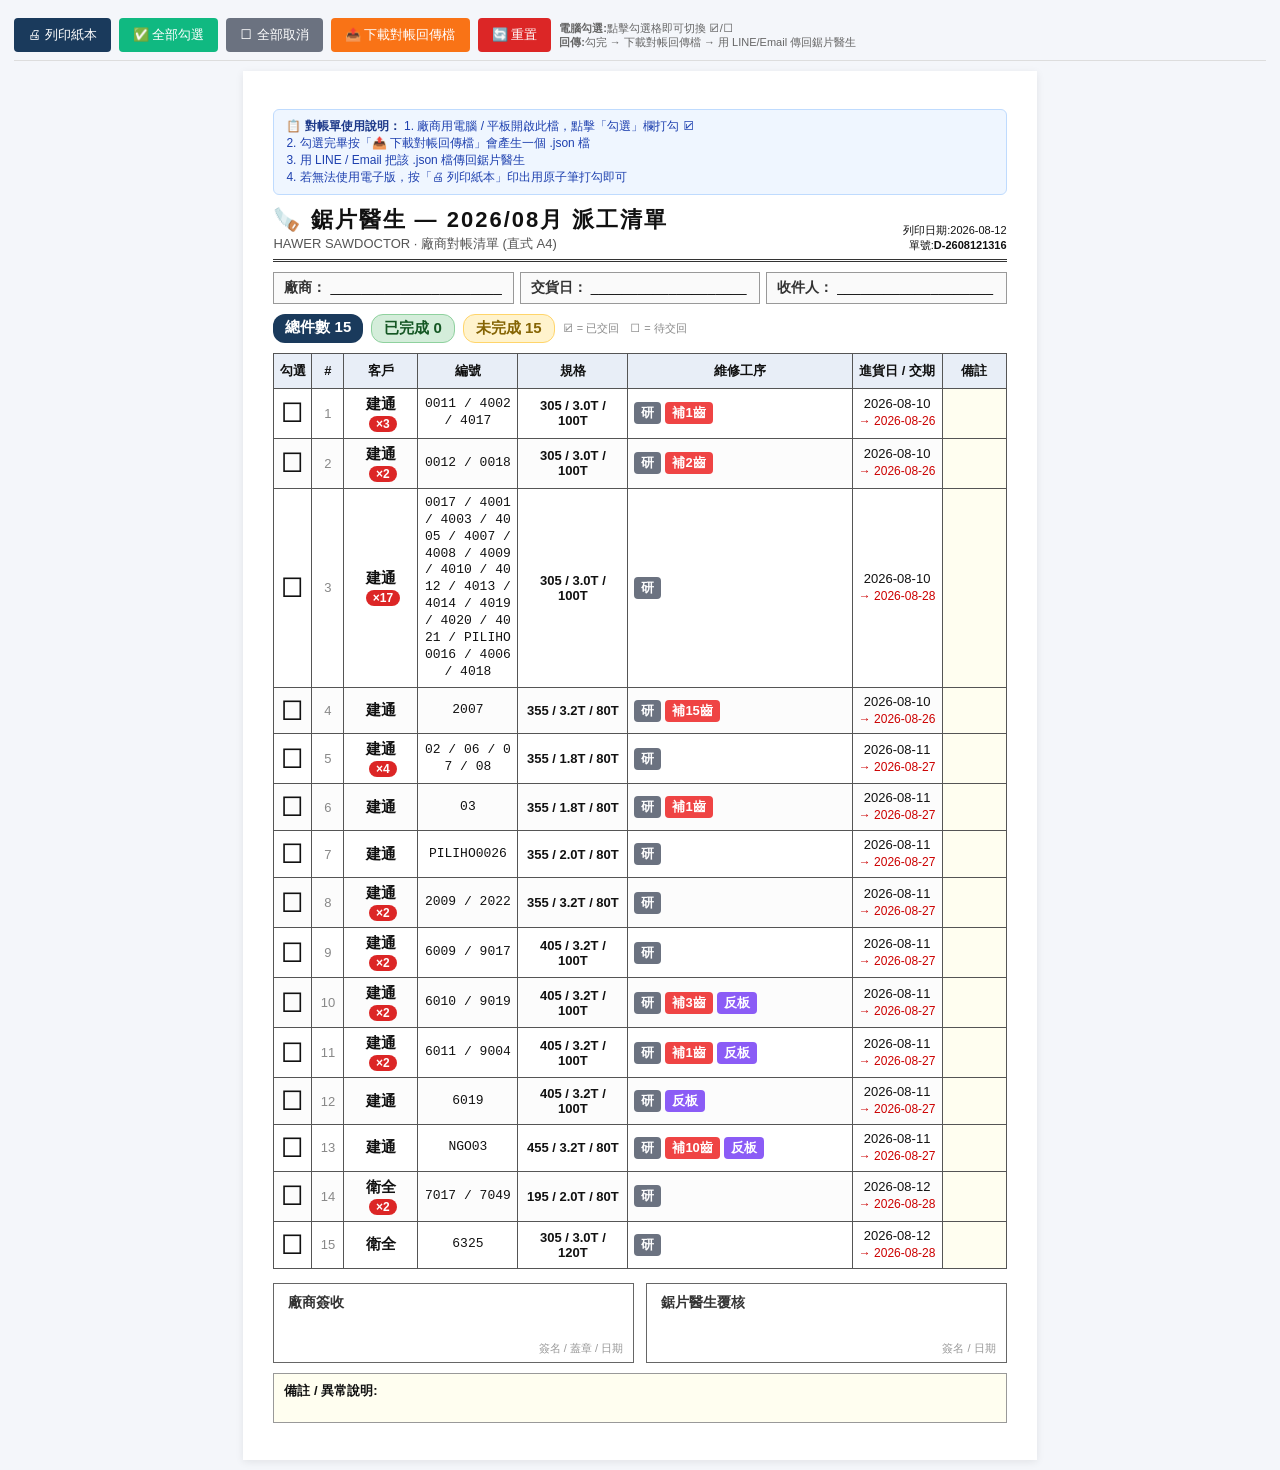
<file: work/鋸片醫生管理系統_v8.8/派工清單.html>
<!DOCTYPE html><html lang="zh-TW"><head><meta charset="UTF-8">
<title>2026/08月 派工清單</title>
<style>
*{box-sizing:border-box}
body{font-family:"Microsoft JhengHei","PMingLiU",sans-serif;padding:10px 14px;color:#111;margin:0;background:#f4f6fa}
.page{max-width:210mm;margin:0 auto;background:white;padding:10mm 8mm;box-shadow:0 2px 8px rgba(0,0,0,.08)}
.head{display:flex;justify-content:space-between;align-items:flex-end;border-bottom:3px double #333;padding-bottom:6px;margin-bottom:8px}
.head h1{margin:0;font-size:22px;letter-spacing:2px}
.head .sub{font-size:13px;color:#555}
.meta{display:grid;grid-template-columns:1fr 1fr 1fr;gap:6px;margin:10px 0;font-size:14px}
.meta .box{border:1px solid #999;padding:6px 10px;background:#fafafa}
.meta .box b{color:#333;margin-right:4px}
.stats{display:flex;gap:8px;font-size:15px;margin:8px 0 10px;flex-wrap:wrap}
.stats .pill{padding:4px 12px;border-radius:12px;font-weight:bold}
.stats .total{background:#1a3a5c;color:white}
.stats .done{background:#d4edda;color:#155724;border:1px solid #8fd19e}
.stats .pending{background:#fff3cd;color:#856404;border:1px solid #ffd56b}
table{width:100%;border-collapse:collapse;font-size:14px;table-layout:fixed}
col.c-chk{width:38px} col.c-num{width:32px}
col.c-cust{width:74px} col.c-bid{width:100px}
col.c-spec{width:110px} col.c-ops{width:auto}
col.c-date{width:90px} col.c-note{width:64px}
th,td{border:1px solid #555;padding:6px 6px;vertical-align:middle;overflow:hidden}
th{background:#e8eef7;font-weight:bold;text-align:center;font-size:13px;padding:8px 4px}
td.chk{text-align:center;font-size:26px;line-height:1;padding:4px;cursor:pointer;user-select:none}
td.chk:hover{background:#fffbd8}
td.num{text-align:center;color:#888;font-size:13px}
td.date{font-size:13px;text-align:center;white-space:nowrap;line-height:1.3}
td.date small{color:#c00;font-size:12px}
td.cust{font-weight:bold;text-align:center;font-size:15px}
td.bid{font-family:monospace;font-size:13px;text-align:center;word-break:break-all;line-height:1.3}
td.spec{text-align:center;font-size:13px;font-weight:bold}
td.ops{padding:4px}
td.note{background:#fffef0}
.cnt-badge{display:inline-block;background:#dc2626;color:white;border-radius:10px;padding:1px 7px;font-size:12px;font-weight:bold;margin-left:4px;vertical-align:middle}
.tag{display:inline-block;padding:2px 7px;margin:2px;font-size:13px;border-radius:4px;color:white;white-space:nowrap;font-weight:bold}
.tag.grind{background:#6b7280}
.tag.teeth{background:#ef4444}
.tag.seats{background:#f59e0b}
.tag.fan{background:#8b5cf6}
.tag.steel{background:#0ea5e9}
tr.done{background:#f0f0f0;color:#888}
tr.done td.chk{color:#080}
tr.done td.ops .tag{opacity:.55}
tr:nth-child(even):not(.done){background:#fcfcfc}
.sign{margin-top:14px;display:grid;grid-template-columns:1fr 1fr;gap:12px;font-size:14px}
.sign .slot{border:1px solid #666;padding:10px 14px;min-height:80px;position:relative}
.sign .slot b{display:block;margin-bottom:36px;color:#333;font-size:14px}
.sign .slot small{position:absolute;bottom:6px;right:10px;color:#999;font-size:11px}
.notes{margin-top:10px;border:1px solid #999;padding:8px 10px;font-size:13px;min-height:50px;background:#fffef0}
.notes b{display:block;margin-bottom:4px}
.bar{margin:0 0 10px;display:flex;gap:8px;flex-wrap:wrap;position:sticky;top:0;background:#f4f6fa;padding:8px 0;z-index:10;border-bottom:1px solid #ddd}
.bar button{padding:8px 14px;font-size:13px;border:none;border-radius:4px;cursor:pointer;color:white;background:#1a3a5c}
.bar button:hover{filter:brightness(1.15)}
.bar .hint{font-size:11px;color:#666;align-self:center;line-height:1.3}
.bar .green{background:#10b981}
.bar .orange{background:#f97316}
.bar .gray{background:#6b7280}
.bar .red{background:#dc2626}
.info-box{background:#eff6ff;border:1px solid #bfdbfe;padding:8px 12px;margin-bottom:10px;border-radius:6px;font-size:12px;color:#1e40af}
.info-box b{color:#1e3a8a}
@media print{
  .bar,.info-box{display:none}
  body{padding:0;background:white}
  .page{box-shadow:none;padding:6mm 6mm;max-width:none}
  @page{size:A4 portrait;margin:8mm}
  tr.done{background:#e5e5e5 !important;-webkit-print-color-adjust:exact;print-color-adjust:exact}
  .tag{-webkit-print-color-adjust:exact;print-color-adjust:exact}
}
</style></head><body>

<div class="bar" id="topbar">
  <button onclick="window.print()">🖨 列印紙本</button>
  <button class="green" onclick="checkAll(true)">✅ 全部勾選</button>
  <button class="gray" onclick="checkAll(false)">☐ 全部取消</button>
  <button class="orange" onclick="downloadReport()">📤 下載對帳回傳檔</button>
  <button class="red" onclick="resetAll()">🔄 重置</button>
  <span class="hint">
    <b>電腦勾選:</b>點擊勾選格即可切換 ☑/☐<br>
    <b>回傳:</b>勾完 → 下載對帳回傳檔 → 用 LINE/Email 傳回鋸片醫生
  </span>
</div>

<div class="page">

<div class="info-box">
  <b>📋 對帳單使用說明：</b>
  1. 廠商用電腦 / 平板開啟此檔，點擊「勾選」欄打勾 ☑<br>
  2. 勾選完畢按「📤 下載對帳回傳檔」會產生一個 .json 檔<br>
  3. 用 LINE / Email 把該 .json 檔傳回鋸片醫生<br>
  4. 若無法使用電子版，按「🖨 列印紙本」印出用原子筆打勾即可
</div>

<div class="head">
  <div>
    <h1>🪚 鋸片醫生 — 2026/08月 派工清單</h1>
    <div class="sub">HAWER SAWDOCTOR · 廠商對帳清單 (直式 A4)</div>
  </div>
  <div style="text-align:right;font-size:11px">
    列印日期:2026-08-12<br>
    單號:<b>D-2608121316</b>
  </div>
</div>

<div class="meta">
  <div class="box"><b>廠商：</b>______________________</div>
  <div class="box"><b>交貨日：</b>____________________</div>
  <div class="box"><b>收件人：</b>____________________</div>
</div>

<div class="stats">
  <span class="pill total">總件數 <span id="st-total">15</span></span>
  <span class="pill done">已完成 <span id="st-done">0</span></span>
  <span class="pill pending">未完成 <span id="st-pend">15</span></span>
  <span style="color:#888;align-self:center;font-size:11px">☑ = 已交回　☐ = 待交回</span>
</div>

<table>
<colgroup>
<col class="c-chk"><col class="c-num"><col class="c-cust"><col class="c-bid">
<col class="c-spec"><col class="c-ops"><col class="c-date"><col class="c-note">
</colgroup>
<thead><tr>
<th>勾選</th><th>#</th><th>客戶</th><th>編號</th>
<th>規格</th><th>維修工序</th><th>進貨日 / 交期</th><th>備註</th>
</tr></thead><tbody id="tb"><tr data-idx="1" class="">
          <td class="chk">☐</td>
          <td class="num">1</td>
          <td class="cust">建通<span class="cnt-badge">×3</span></td>
          <td class="bid">0011 / 4002 / 4017</td>
          <td class="spec">305 / 3.0T / 100T</td>
          <td class="ops"><span class="tag grind">研</span><span class="tag teeth">補1齒</span></td>
          <td class="date">2026-08-10<br><small>→ 2026-08-26</small></td>
          <td class="note"></td>
        </tr><tr data-idx="2" class="">
          <td class="chk">☐</td>
          <td class="num">2</td>
          <td class="cust">建通<span class="cnt-badge">×2</span></td>
          <td class="bid">0012 / 0018</td>
          <td class="spec">305 / 3.0T / 100T</td>
          <td class="ops"><span class="tag grind">研</span><span class="tag teeth">補2齒</span></td>
          <td class="date">2026-08-10<br><small>→ 2026-08-26</small></td>
          <td class="note"></td>
        </tr><tr data-idx="3" class="">
          <td class="chk">☐</td>
          <td class="num">3</td>
          <td class="cust">建通<span class="cnt-badge">×17</span></td>
          <td class="bid">0017 / 4001 / 4003 / 4005 / 4007 / 4008 / 4009 / 4010 / 4012 / 4013 / 4014 / 4019 / 4020 / 4021 / PILIHO0016 / 4006 / 4018</td>
          <td class="spec">305 / 3.0T / 100T</td>
          <td class="ops"><span class="tag grind">研</span></td>
          <td class="date">2026-08-10<br><small>→ 2026-08-28</small></td>
          <td class="note"></td>
        </tr><tr data-idx="4" class="">
          <td class="chk">☐</td>
          <td class="num">4</td>
          <td class="cust">建通</td>
          <td class="bid">2007</td>
          <td class="spec">355 / 3.2T / 80T</td>
          <td class="ops"><span class="tag grind">研</span><span class="tag teeth">補15齒</span></td>
          <td class="date">2026-08-10<br><small>→ 2026-08-26</small></td>
          <td class="note"></td>
        </tr><tr data-idx="5" class="">
          <td class="chk">☐</td>
          <td class="num">5</td>
          <td class="cust">建通<span class="cnt-badge">×4</span></td>
          <td class="bid">02 / 06 / 07 / 08</td>
          <td class="spec">355 / 1.8T / 80T</td>
          <td class="ops"><span class="tag grind">研</span></td>
          <td class="date">2026-08-11<br><small>→ 2026-08-27</small></td>
          <td class="note"></td>
        </tr><tr data-idx="6" class="">
          <td class="chk">☐</td>
          <td class="num">6</td>
          <td class="cust">建通</td>
          <td class="bid">03</td>
          <td class="spec">355 / 1.8T / 80T</td>
          <td class="ops"><span class="tag grind">研</span><span class="tag teeth">補1齒</span></td>
          <td class="date">2026-08-11<br><small>→ 2026-08-27</small></td>
          <td class="note"></td>
        </tr><tr data-idx="7" class="">
          <td class="chk">☐</td>
          <td class="num">7</td>
          <td class="cust">建通</td>
          <td class="bid">PILIHO0026</td>
          <td class="spec">355 / 2.0T / 80T</td>
          <td class="ops"><span class="tag grind">研</span></td>
          <td class="date">2026-08-11<br><small>→ 2026-08-27</small></td>
          <td class="note"></td>
        </tr><tr data-idx="8" class="">
          <td class="chk">☐</td>
          <td class="num">8</td>
          <td class="cust">建通<span class="cnt-badge">×2</span></td>
          <td class="bid">2009 / 2022</td>
          <td class="spec">355 / 3.2T / 80T</td>
          <td class="ops"><span class="tag grind">研</span></td>
          <td class="date">2026-08-11<br><small>→ 2026-08-27</small></td>
          <td class="note"></td>
        </tr><tr data-idx="9" class="">
          <td class="chk">☐</td>
          <td class="num">9</td>
          <td class="cust">建通<span class="cnt-badge">×2</span></td>
          <td class="bid">6009 / 9017</td>
          <td class="spec">405 / 3.2T / 100T</td>
          <td class="ops"><span class="tag grind">研</span></td>
          <td class="date">2026-08-11<br><small>→ 2026-08-27</small></td>
          <td class="note"></td>
        </tr><tr data-idx="10" class="">
          <td class="chk">☐</td>
          <td class="num">10</td>
          <td class="cust">建通<span class="cnt-badge">×2</span></td>
          <td class="bid">6010 / 9019</td>
          <td class="spec">405 / 3.2T / 100T</td>
          <td class="ops"><span class="tag grind">研</span><span class="tag teeth">補3齒</span><span class="tag fan">反板</span></td>
          <td class="date">2026-08-11<br><small>→ 2026-08-27</small></td>
          <td class="note"></td>
        </tr><tr data-idx="11" class="">
          <td class="chk">☐</td>
          <td class="num">11</td>
          <td class="cust">建通<span class="cnt-badge">×2</span></td>
          <td class="bid">6011 / 9004</td>
          <td class="spec">405 / 3.2T / 100T</td>
          <td class="ops"><span class="tag grind">研</span><span class="tag teeth">補1齒</span><span class="tag fan">反板</span></td>
          <td class="date">2026-08-11<br><small>→ 2026-08-27</small></td>
          <td class="note"></td>
        </tr><tr data-idx="12" class="">
          <td class="chk">☐</td>
          <td class="num">12</td>
          <td class="cust">建通</td>
          <td class="bid">6019</td>
          <td class="spec">405 / 3.2T / 100T</td>
          <td class="ops"><span class="tag grind">研</span><span class="tag fan">反板</span></td>
          <td class="date">2026-08-11<br><small>→ 2026-08-27</small></td>
          <td class="note"></td>
        </tr><tr data-idx="13" class="">
          <td class="chk">☐</td>
          <td class="num">13</td>
          <td class="cust">建通</td>
          <td class="bid">NGO03</td>
          <td class="spec">455 / 3.2T / 80T</td>
          <td class="ops"><span class="tag grind">研</span><span class="tag teeth">補10齒</span><span class="tag fan">反板</span></td>
          <td class="date">2026-08-11<br><small>→ 2026-08-27</small></td>
          <td class="note"></td>
        </tr><tr data-idx="14" class="">
          <td class="chk">☐</td>
          <td class="num">14</td>
          <td class="cust">衛全<span class="cnt-badge">×2</span></td>
          <td class="bid">7017 / 7049</td>
          <td class="spec">195 / 2.0T / 80T</td>
          <td class="ops"><span class="tag grind">研</span></td>
          <td class="date">2026-08-12<br><small>→ 2026-08-28</small></td>
          <td class="note"></td>
        </tr><tr data-idx="15" class="">
          <td class="chk">☐</td>
          <td class="num">15</td>
          <td class="cust">衛全</td>
          <td class="bid">6325</td>
          <td class="spec">305 / 3.0T / 120T</td>
          <td class="ops"><span class="tag grind">研</span></td>
          <td class="date">2026-08-12<br><small>→ 2026-08-28</small></td>
          <td class="note"></td>
        </tr></tbody></table>

<div class="sign">
  <div class="slot"><b>廠商簽收</b><small>簽名 / 蓋章 / 日期</small></div>
  <div class="slot"><b>鋸片醫生覆核</b><small>簽名 / 日期</small></div>
</div>

<div class="notes"><b>備註 / 異常說明:</b></div>

</div>

<script>
  const DATA = [{"idx": 1, "count": 3, "folder_paths": ["\\\\Ds418\\鋸片醫生專用\\公司電腦共用檔\\0001顯微鏡檢查檔\\檢查檔\\2026\\8月\\建通\\30530100T(0011)1T 微變形", "\\\\Ds418\\鋸片醫生專用\\公司電腦共用檔\\0001顯微鏡檢查檔\\檢查檔\\2026\\8月\\建通\\30530100T(4002)1T", "\\\\Ds418\\鋸片醫生專用\\公司電腦共用檔\\0001顯微鏡檢查檔\\檢查檔\\2026\\8月\\建通\\30530100T(4017)1T 齒損幾乎在左邊"], "customer": "建通", "brand_ids": ["0011", "4002", "4017"], "brand_display": "0011 / 4002 / 4017", "spec": "305 / 3.0T / 100T", "grind": "✓", "supp_teeth": "1", "supp_seats": "—", "fanban": "—", "steel": "—", "receipt_date": "2026-08-10", "late_deadline": "2026-08-26", "already_done": false, "checked": false}, {"idx": 2, "count": 2, "folder_paths": ["\\\\Ds418\\鋸片醫生專用\\公司電腦共用檔\\0001顯微鏡檢查檔\\檢查檔\\2026\\8月\\建通\\30530100T(0012)2T", "\\\\Ds418\\鋸片醫生專用\\公司電腦共用檔\\0001顯微鏡檢查檔\\檢查檔\\2026\\8月\\建通\\30530100T(0018)2T"], "customer": "建通", "brand_ids": ["0012", "0018"], "brand_display": "0012 / 0018", "spec": "305 / 3.0T / 100T", "grind": "✓", "supp_teeth": "2", "supp_seats": "—", "fanban": "—", "steel": "—", "receipt_date": "2026-08-10", "late_deadline": "2026-08-26", "already_done": false, "checked": false}, {"idx": 3, "count": 17, "folder_paths": ["\\\\Ds418\\鋸片醫生專用\\公司電腦共用檔\\0001顯微鏡檢查檔\\檢查檔\\2026\\8月\\建通\\30530100T(0017)", "\\\\Ds418\\鋸片醫生專用\\公司電腦共用檔\\0001顯微鏡檢查檔\\檢查檔\\2026\\8月\\建通\\30530100T(4001)", "\\\\Ds418\\鋸片醫生專用\\公司電腦共用檔\\0001顯微鏡檢查檔\\檢查檔\\2026\\8月\\建通\\30530100T(4003)", "\\\\Ds418\\鋸片醫生專用\\公司電腦共用檔\\0001顯微鏡檢查檔\\檢查檔\\2026\\8月\\建通\\30530100T(4005)", "\\\\Ds418\\鋸片醫生專用\\公司電腦共用檔\\0001顯微鏡檢查檔\\檢查檔\\2026\\8月\\建通\\30530100T(4007)", "\\\\Ds418\\鋸片醫生專用\\公司電腦共用檔\\0001顯微鏡檢查檔\\檢查檔\\2026\\8月\\建通\\30530100T(4008)", "\\\\Ds418\\鋸片醫生專用\\公司電腦共用檔\\0001顯微鏡檢查檔\\檢查檔\\2026\\8月\\建通\\30530100T(4009)", "\\\\Ds418\\鋸片醫生專用\\公司電腦共用檔\\0001顯微鏡檢查檔\\檢查檔\\2026\\8月\\建通\\30530100T(4010)", "\\\\Ds418\\鋸片醫生專用\\公司電腦共用檔\\0001顯微鏡檢查檔\\檢查檔\\2026\\8月\\建通\\30530100T(4012)", "\\\\Ds418\\鋸片醫生專用\\公司電腦共用檔\\0001顯微鏡檢查檔\\檢查檔\\2026\\8月\\建通\\30530100T(4013)", "\\\\Ds418\\鋸片醫生專用\\公司電腦共用檔\\0001顯微鏡檢查檔\\檢查檔\\2026\\8月\\建通\\30530100T(4014)", "\\\\Ds418\\鋸片醫生專用\\公司電腦共用檔\\0001顯微鏡檢查檔\\檢查檔\\2026\\8月\\建通\\30530100T(4019)", "\\\\Ds418\\鋸片醫生專用\\公司電腦共用檔\\0001顯微鏡檢查檔\\檢查檔\\2026\\8月\\建通\\30530100T(4020)", "\\\\Ds418\\鋸片醫生專用\\公司電腦共用檔\\0001顯微鏡檢查檔\\檢查檔\\2026\\8月\\建通\\30530100T(4021)", "\\\\Ds418\\鋸片醫生專用\\公司電腦共用檔\\0001顯微鏡檢查檔\\檢查檔\\2026\\8月\\建通\\30530100T(PILIHO0016) ※", "\\\\Ds418\\鋸片醫生專用\\公司電腦共用檔\\0001顯微鏡檢查檔\\檢查檔\\2026\\8月\\建通\\30530100T(4006)", "\\\\Ds418\\鋸片醫生專用\\公司電腦共用檔\\0001顯微鏡檢查檔\\檢查檔\\2026\\8月\\建通\\30530100T(4018)"], "customer": "建通", "brand_ids": ["0017", "4001", "4003", "4005", "4007", "4008", "4009", "4010", "4012", "4013", "4014", "4019", "4020", "4021", "PILIHO0016", "4006", "4018"], "brand_display": "0017 / 4001 / 4003 / 4005 / 4007 / 4008 / 4009 / 4010 / 4012 / 4013 / 4014 / 4019 / 4020 / 4021 / PILIHO0016 / 4006 / 4018", "spec": "305 / 3.0T / 100T", "grind": "✓", "supp_teeth": "—", "supp_seats": "—", "fanban": "—", "steel": "—", "receipt_date": "2026-08-10", "late_deadline": "2026-08-28", "already_done": false, "checked": false}, {"idx": 4, "count": 1, "folder_paths": ["\\\\Ds418\\鋸片醫生專用\\公司電腦共用檔\\0001顯微鏡檢查檔\\檢查檔\\2026\\8月\\建通\\3553280T(2007) 15T (X)"], "customer": "建通", "brand_ids": ["2007"], "brand_display": "2007", "spec": "355 / 3.2T / 80T", "grind": "✓", "supp_teeth": "15", "supp_seats": "—", "fanban": "—", "steel": "—", "receipt_date": "2026-08-10", "late_deadline": "2026-08-26", "already_done": false, "checked": false}, {"idx": 5, "count": 4, "folder_paths": ["\\\\Ds418\\鋸片醫生專用\\公司電腦共用檔\\0001顯微鏡檢查檔\\檢查檔\\2026\\8月\\建通\\3551880T(02) ※ 左右倒角交替", "\\\\Ds418\\鋸片醫生專用\\公司電腦共用檔\\0001顯微鏡檢查檔\\檢查檔\\2026\\8月\\建通\\3551880T(06) ※ 左右倒角交替", "\\\\Ds418\\鋸片醫生專用\\公司電腦共用檔\\0001顯微鏡檢查檔\\檢查檔\\2026\\8月\\建通\\3551880T(07) ※ 左右倒角交替", "\\\\Ds418\\鋸片醫生專用\\公司電腦共用檔\\0001顯微鏡檢查檔\\檢查檔\\2026\\8月\\建通\\3551880T(08) ※ 左右倒角交替"], "customer": "建通", "brand_ids": ["02", "06", "07", "08"], "brand_display": "02 / 06 / 07 / 08", "spec": "355 / 1.8T / 80T", "grind": "✓", "supp_teeth": "—", "supp_seats": "—", "fanban": "—", "steel": "—", "receipt_date": "2026-08-11", "late_deadline": "2026-08-27", "already_done": false, "checked": false}, {"idx": 6, "count": 1, "folder_paths": ["\\\\Ds418\\鋸片醫生專用\\公司電腦共用檔\\0001顯微鏡檢查檔\\檢查檔\\2026\\8月\\建通\\3551880T(03)1T內孔燒焦 ※ 左右倒角交替"], "customer": "建通", "brand_ids": ["03"], "brand_display": "03", "spec": "355 / 1.8T / 80T", "grind": "✓", "supp_teeth": "1", "supp_seats": "—", "fanban": "—", "steel": "—", "receipt_date": "2026-08-11", "late_deadline": "2026-08-27", "already_done": false, "checked": false}, {"idx": 7, "count": 1, "folder_paths": ["\\\\Ds418\\鋸片醫生專用\\公司電腦共用檔\\0001顯微鏡檢查檔\\檢查檔\\2026\\8月\\建通\\3552080T(PILIHO0026)"], "customer": "建通", "brand_ids": ["PILIHO0026"], "brand_display": "PILIHO0026", "spec": "355 / 2.0T / 80T", "grind": "✓", "supp_teeth": "—", "supp_seats": "—", "fanban": "—", "steel": "—", "receipt_date": "2026-08-11", "late_deadline": "2026-08-27", "already_done": false, "checked": false}, {"idx": 8, "count": 2, "folder_paths": ["\\\\Ds418\\鋸片醫生專用\\公司電腦共用檔\\0001顯微鏡檢查檔\\檢查檔\\2026\\8月\\建通\\3553280T(2009)", "\\\\Ds418\\鋸片醫生專用\\公司電腦共用檔\\0001顯微鏡檢查檔\\檢查檔\\2026\\8月\\建通\\3553280T(2022)"], "customer": "建通", "brand_ids": ["2009", "2022"], "brand_display": "2009 / 2022", "spec": "355 / 3.2T / 80T", "grind": "✓", "supp_teeth": "—", "supp_seats": "—", "fanban": "—", "steel": "—", "receipt_date": "2026-08-11", "late_deadline": "2026-08-27", "already_done": false, "checked": false}, {"idx": 9, "count": 2, "folder_paths": ["\\\\Ds418\\鋸片醫生專用\\公司電腦共用檔\\0001顯微鏡檢查檔\\檢查檔\\2026\\8月\\建通\\40532100T(6009)", "\\\\Ds418\\鋸片醫生專用\\公司電腦共用檔\\0001顯微鏡檢查檔\\檢查檔\\2026\\8月\\建通\\40532100T(9017)"], "customer": "建通", "brand_ids": ["6009", "9017"], "brand_display": "6009 / 9017", "spec": "405 / 3.2T / 100T", "grind": "✓", "supp_teeth": "—", "supp_seats": "—", "fanban": "—", "steel": "—", "receipt_date": "2026-08-11", "late_deadline": "2026-08-27", "already_done": false, "checked": false}, {"idx": 10, "count": 2, "folder_paths": ["\\\\Ds418\\鋸片醫生專用\\公司電腦共用檔\\0001顯微鏡檢查檔\\檢查檔\\2026\\8月\\建通\\40532100T(6010) 3T 反板 經典斷齒", "\\\\Ds418\\鋸片醫生專用\\公司電腦共用檔\\0001顯微鏡檢查檔\\檢查檔\\2026\\8月\\建通\\40532100T(9019)3T反板"], "customer": "建通", "brand_ids": ["6010", "9019"], "brand_display": "6010 / 9019", "spec": "405 / 3.2T / 100T", "grind": "✓", "supp_teeth": "3", "supp_seats": "—", "fanban": "✓", "steel": "—", "receipt_date": "2026-08-11", "late_deadline": "2026-08-27", "already_done": false, "checked": false}, {"idx": 11, "count": 2, "folder_paths": ["\\\\Ds418\\鋸片醫生專用\\公司電腦共用檔\\0001顯微鏡檢查檔\\檢查檔\\2026\\8月\\建通\\40532100T(6011)1T反板", "\\\\Ds418\\鋸片醫生專用\\公司電腦共用檔\\0001顯微鏡檢查檔\\檢查檔\\2026\\8月\\建通\\40532100T(9004)1T反板偏心"], "customer": "建通", "brand_ids": ["6011", "9004"], "brand_display": "6011 / 9004", "spec": "405 / 3.2T / 100T", "grind": "✓", "supp_teeth": "1", "supp_seats": "—", "fanban": "✓", "steel": "—", "receipt_date": "2026-08-11", "late_deadline": "2026-08-27", "already_done": false, "checked": false}, {"idx": 12, "count": 1, "folder_paths": ["\\\\Ds418\\鋸片醫生專用\\公司電腦共用檔\\0001顯微鏡檢查檔\\檢查檔\\2026\\8月\\建通\\40532100T(6019)反板"], "customer": "建通", "brand_ids": ["6019"], "brand_display": "6019", "spec": "405 / 3.2T / 100T", "grind": "✓", "supp_teeth": "—", "supp_seats": "—", "fanban": "✓", "steel": "—", "receipt_date": "2026-08-11", "late_deadline": "2026-08-27", "already_done": false, "checked": false}, {"idx": 13, "count": 1, "folder_paths": ["\\\\Ds418\\鋸片醫生專用\\公司電腦共用檔\\0001顯微鏡檢查檔\\檢查檔\\2026\\8月\\建通\\4553280T(NGO03)10T反板"], "customer": "建通", "brand_ids": ["NGO03"], "brand_display": "NGO03", "spec": "455 / 3.2T / 80T", "grind": "✓", "supp_teeth": "10", "supp_seats": "—", "fanban": "✓", "steel": "—", "receipt_date": "2026-08-11", "late_deadline": "2026-08-27", "already_done": false, "checked": false}, {"idx": 14, "count": 2, "folder_paths": ["\\\\Ds418\\鋸片醫生專用\\公司電腦共用檔\\0001顯微鏡檢查檔\\檢查檔\\2026\\8月\\衛全\\1952080T(7017)", "\\\\Ds418\\鋸片醫生專用\\公司電腦共用檔\\0001顯微鏡檢查檔\\檢查檔\\2026\\8月\\衛全\\1952080T(7049)"], "customer": "衛全", "brand_ids": ["7017", "7049"], "brand_display": "7017 / 7049", "spec": "195 / 2.0T / 80T", "grind": "✓", "supp_teeth": "—", "supp_seats": "—", "fanban": "—", "steel": "—", "receipt_date": "2026-08-12", "late_deadline": "2026-08-28", "already_done": false, "checked": false}, {"idx": 15, "count": 1, "folder_paths": ["\\\\Ds418\\鋸片醫生專用\\公司電腦共用檔\\0001顯微鏡檢查檔\\檢查檔\\2026\\8月\\衛全\\30530120T(6325)"], "customer": "衛全", "brand_ids": ["6325"], "brand_display": "6325", "spec": "305 / 3.0T / 120T", "grind": "✓", "supp_teeth": "—", "supp_seats": "—", "fanban": "—", "steel": "—", "receipt_date": "2026-08-12", "late_deadline": "2026-08-28", "already_done": false, "checked": false}];
  const SERIAL = "D-2608121316";
  const TITLE = "2026/08月 派工清單";

  function render() {
    const tb = document.getElementById('tb');
    let done = 0;
    DATA.forEach(x => {
      const tr = tb.querySelector(`tr[data-idx="${x.idx}"]`);
      if (!tr) return;
      const chk = tr.querySelector('.chk');
      chk.textContent = x.checked ? '☑' : '☐';
      tr.classList.toggle('done', !!x.checked);
      if (x.checked) done++;
    });
    document.getElementById('st-done').textContent = done;
    document.getElementById('st-pend').textContent = DATA.length - done;
  }

  // 點勾選欄或整列切換
  document.querySelectorAll('#tb tr').forEach(tr => {
    const idx = parseInt(tr.dataset.idx);
    const chk = tr.querySelector('.chk');
    if (chk) {
      chk.addEventListener('click', e => {
        e.stopPropagation();
        const item = DATA.find(x => x.idx === idx);
        if (item) { item.checked = !item.checked; render(); }
      });
    }
  });

  function checkAll(val) {
    DATA.forEach(x => x.checked = val);
    render();
  }

  function resetAll() {
    if (!confirm('確定要重置成初始狀態?')) return;
    DATA.forEach(x => x.checked = x.already_done);
    render();
  }

  function downloadReport() {
    const vendor = prompt('請輸入廠商名稱 (如:研磨廠A):', '') || '未填';
    const now = new Date();
    const pad = n => String(n).padStart(2,'0');
    const stamp = `${now.getFullYear()}${pad(now.getMonth()+1)}${pad(now.getDate())}_${pad(now.getHours())}${pad(now.getMinutes())}`;
    const report = {
      type: "sawdoctor_dispatch_report",
      version: "1.0",
      serial: SERIAL,
      title: TITLE,
      vendor: vendor,
      reported_at: now.toISOString(),
      total: DATA.length,
      done: DATA.filter(x=>x.checked).length,
      items: DATA.map(x => ({
        idx: x.idx,
        count: x.count,
        folder_paths: x.folder_paths,
        customer: x.customer,
        brand_ids: x.brand_ids,
        brand_display: x.brand_display,
        spec: x.spec,
        checked: x.checked,
      }))
    };
    const blob = new Blob([JSON.stringify(report, null, 2)], {type:'application/json'});
    const a = document.createElement('a');
    a.href = URL.createObjectURL(blob);
    a.download = `對帳回傳_${vendor}_${stamp}.json`;
    a.click();
    alert(`已下載對帳回傳檔：\n${a.download}\n\n請用 LINE 或 Email 傳回鋸片醫生！`);
  }

  render();
</script>
</body></html>
</file>
<file: zirbao-ai/styles.css>
:root {
  color-scheme: light;
  --zirbao-navy: #063e78;
  --zirbao-blue: #1476c9;
  --zirbao-sky: #eaf6ff;
  --zirbao-ink: #173452;
  --zirbao-muted: #5c7187;
  --zirbao-line: #06c755;
}

* { box-sizing: border-box; }

body {
  min-width: 320px;
  margin: 0;
  background: linear-gradient(135deg, #e7f4ff 0%, #ffffff 54%, #d8ecfa 100%);
  color: var(--zirbao-ink);
  font-family: Arial, "Microsoft JhengHei", sans-serif;
}

button, input { font: inherit; }

.zirbao-page {
  min-height: 100vh;
  padding: clamp(24px, 5vw, 72px);
  display: grid;
  place-items: center;
}

.zirbao-hero {
  width: min(1120px, 100%);
  display: grid;
  grid-template-columns: minmax(300px, 1fr) minmax(320px, 430px);
  align-items: center;
  gap: clamp(28px, 7vw, 96px);
}

.zirbao-brand { text-align: center; }

.zirbao-eyebrow {
  margin: 0 0 12px;
  color: var(--zirbao-navy);
  font-size: 14px;
  font-weight: 800;
  letter-spacing: .08em;
}

h1 { margin: 0; color: var(--zirbao-navy); font-size: clamp(34px, 4vw, 58px); line-height: 1.18; }

.zirbao-intro {
  width: min(430px, 100%);
  margin: 18px auto 0;
  color: var(--zirbao-muted);
  font-size: 17px;
  line-height: 1.7;
}

.zirbao-mascot { display: block; width: min(430px, 88vw); height: auto; margin: 10px auto -18px; filter: drop-shadow(0 18px 18px rgba(6, 62, 120, .18)); }

.zirbao-chat {
  overflow: hidden;
  border: 1px solid rgba(20, 118, 201, .25);
  border-radius: 28px;
  background: rgba(255, 255, 255, .94);
  box-shadow: 0 24px 55px rgba(6, 62, 120, .2);
}

.zirbao-chat-header {
  display: flex;
  align-items: center;
  gap: 12px;
  padding: 18px 22px;
  color: #fff;
  background: linear-gradient(120deg, var(--zirbao-navy), var(--zirbao-blue));
}

.zirbao-avatar { display: grid; width: 52px; height: 52px; place-items: center; overflow: hidden; border: 3px solid #d8efff; border-radius: 50%; background: #fff; }
.zirbao-avatar-image { width: 78px; max-width: none; transform: translateY(7px); }
.zirbao-chat-header h2 { margin: 0; font-size: 26px; }
.zirbao-chat-header p { margin: 3px 0 0; font-size: 13px; }

.zirbao-results { display: grid; max-height: 360px; min-height: 172px; gap: 12px; overflow-y: auto; padding: 20px 22px 12px; scroll-behavior: smooth; }
.zirbao-turn { display: grid; gap: 8px; max-width: 94%; }
.zirbao-turn-assistant { justify-self: start; }
.zirbao-turn-user { justify-self: end; }
.zirbao-message { border-radius: 4px 18px 18px 18px; background: var(--zirbao-sky); padding: 13px 15px; font-size: 16px; line-height: 1.55; }
.zirbao-turn-user .zirbao-message { border-radius: 18px 4px 18px 18px; color: #fff; background: var(--zirbao-blue); }
.zirbao-message p { margin: 0; }
.zirbao-message p + p { margin-top: 6px; }
.zirbao-message-danger { background: #fff0ef; color: #8e251e; }
.zirbao-message-loading { color: var(--zirbao-muted); }
.zirbao-questions { margin: 0 2px; color: var(--zirbao-muted); font-size: 14px; line-height: 1.6; }

.zirbao-cards { display: grid; gap: 9px; margin: 12px 0; }
.zirbao-card { display: block; border: 1px solid #c7e1f5; border-radius: 14px; padding: 11px 12px; color: inherit; background: #fff; text-decoration: none; }
.zirbao-card:hover { border-color: var(--zirbao-blue); box-shadow: 0 5px 15px rgba(20, 118, 201, .14); }
.zirbao-card strong { display: block; color: var(--zirbao-navy); font-size: 15px; }
.zirbao-card span { display: block; margin-top: 4px; color: var(--zirbao-muted); font-size: 13px; line-height: 1.45; }
.zirbao-diagnosis-link { display: block; border: 1px solid #0a73ba; border-radius: 12px; padding: 11px 12px; color: #075a94; background: #edf8ff; text-align: center; text-decoration: none; font-weight: 800; }
.zirbao-diagnosis-link:hover { color: #fff; background: var(--zirbao-blue); }

.zirbao-shortcuts { display: flex; flex-wrap: wrap; gap: 9px; padding: 0 22px 16px; }
.zirbao-shortcuts button { border: 1px solid #c7dfef; border-radius: 999px; padding: 9px 12px; cursor: pointer; color: var(--zirbao-navy); background: #fff; font-weight: 700; }
.zirbao-shortcuts button:hover, .zirbao-shortcuts button:focus-visible { border-color: var(--zirbao-blue); background: #edf8ff; }

.zirbao-input-row { display: flex; gap: 8px; padding: 0 22px; }
.zirbao-input-row input { width: 100%; min-width: 0; border: 1px solid #b9d4e6; border-radius: 12px; padding: 13px 14px; color: var(--zirbao-ink); }
.zirbao-input-row button { width: 49px; flex: 0 0 49px; border: 0; border-radius: 12px; cursor: pointer; color: #fff; background: var(--zirbao-blue); font-size: 25px; font-weight: 800; }
.zirbao-input-row button:disabled { cursor: wait; opacity: .65; }

.zirbao-line-link { display: block; margin: 15px 22px 0; border-radius: 12px; padding: 12px; color: #fff; background: var(--zirbao-line); text-align: center; text-decoration: none; font-weight: 800; }
.zirbao-disclaimer { margin: 12px 22px 20px; color: var(--zirbao-muted); font-size: 12px; line-height: 1.45; }

button:focus-visible, a:focus-visible, input:focus-visible { outline: 3px solid #f7c949; outline-offset: 2px; }
.sr-only { position: absolute; width: 1px; height: 1px; overflow: hidden; clip: rect(0, 0, 0, 0); white-space: nowrap; }

@media (max-width: 760px) {
  .zirbao-page { padding: 24px 16px; }
  .zirbao-hero { grid-template-columns: 1fr; gap: 22px; }
  .zirbao-mascot { width: min(260px, 68vw); margin-bottom: -10px; }
  .zirbao-intro { font-size: 15px; }
  .zirbao-chat { border-radius: 22px; }
}
</file>
